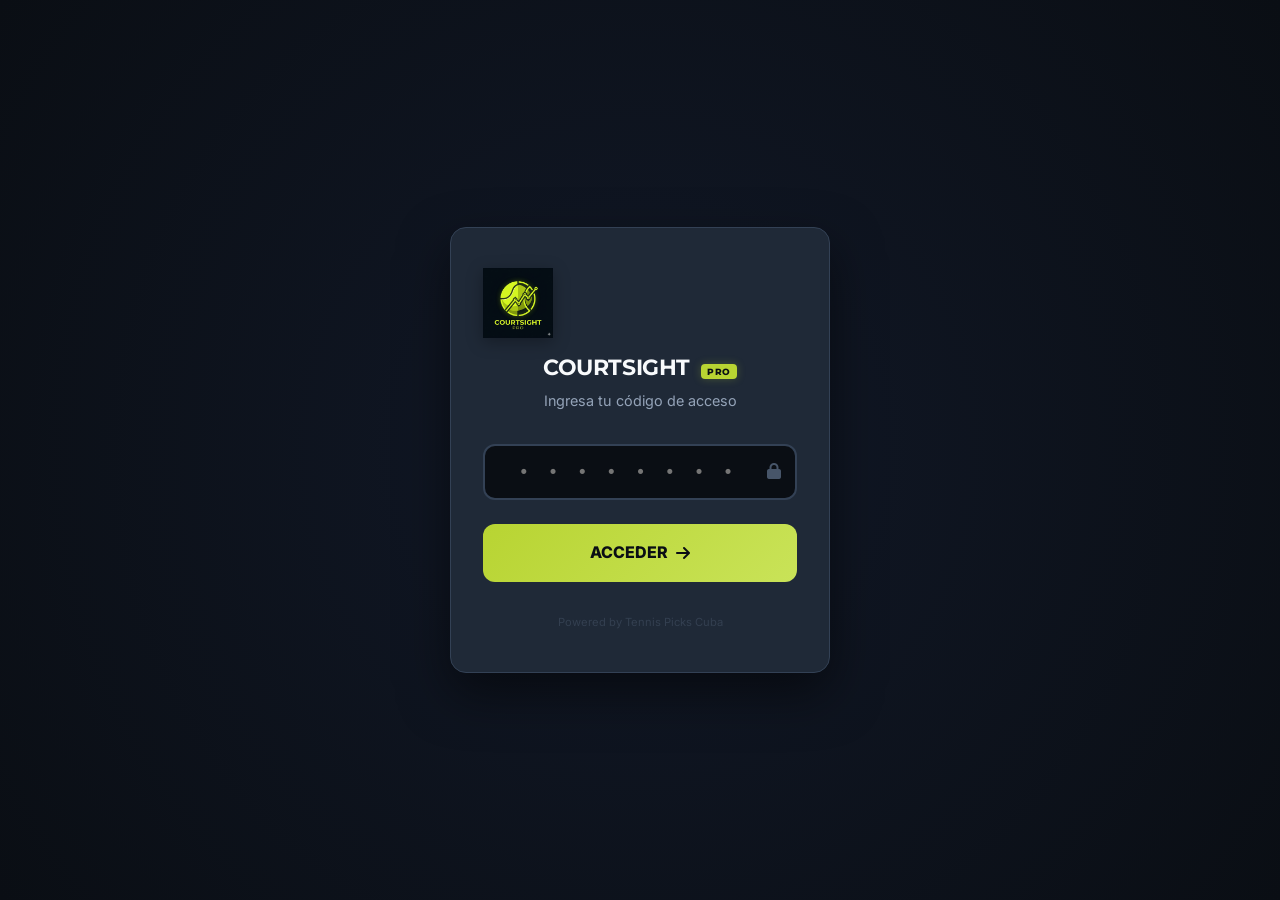
<file: index.html>
<!DOCTYPE html>
<html lang="es">
<head>
    <meta charset="UTF-8">
    <meta name="viewport" content="width=device-width, initial-scale=1.0, maximum-scale=1.0, user-scalable=no">
    <meta name="theme-color" content="#0a0e14">
    <meta name="description" content="CourtSight Tennis - Pronósticos ATP basados en sistema ELO, 100% offline">
    <title>CourtSight Tennis</title>
    
    <!-- Fuentes -->
    <link rel="preconnect" href="https://fonts.googleapis.com">
    <link rel="preconnect" href="https://fonts.gstatic.com" crossorigin>
    <link href="https://fonts.googleapis.com/css2?family=Inter:wght@400;500;600;700&family=JetBrains+Mono:wght@400;500;600&family=Montserrat:wght@700;800;900&display=swap" rel="stylesheet">
    
    <!-- Iconos Profesionales - FontAwesome -->
    <link rel="stylesheet" href="https://cdnjs.cloudflare.com/ajax/libs/font-awesome/6.5.1/css/all.min.css">
    
    <!-- Estilos -->
    <link rel="stylesheet" href="css/styles.css">
    
    <!-- PWA Manifest -->
    <link rel="manifest" href="manifest.json">
    <link rel="icon" type="image/png" href="pictures/logo.png">
    <link rel="apple-touch-icon" href="pictures/logo.png">
</head>
<body class="pro-circuit-dark">

    <!-- 🔒 LOGIN OVERLAY (Bloquea toda la app hasta validar token) -->
    <div id="login-overlay" class="login-overlay">
        <div class="login-card">
            <div class="login-logo">
                <img src="pictures/logo.png" alt="CourtSight Logo" width="70" height="70">
                <h1>COURTSIGHT <span class="logo-pro">PRO</span></h1>
                <p class="login-subtitle">Ingresa tu código de acceso</p>
            </div>
            
            <div class="input-group">
                <input type="password" id="token-input" class="login-input" placeholder="• • • • • • • •" autocomplete="off">
                <span class="input-icon"><i class="fas fa-lock"></i></span>
            </div>

            <button id="btn-access" class="btn-login">
                <span class="btn-text">ACCEDER</span>
                <i class="fas fa-arrow-right"></i>
            </button>

            <p id="login-error" class="login-error-msg hidden">
                <i class="fas fa-exclamation-triangle"></i> Código inválido
            </p>
            
            <div class="login-footer">
                <span>Powered by Tennis Picks Cuba</span>
            </div>
        </div>
    </div>

    <!-- 📱 CONTENIDO PRINCIPAL DE LA APP (Oculto hasta validar) -->
    <div id="app-root" class="hidden">
        
        <!-- Header -->
        <header class="header">
            <div class="header-content">
                <div class="logo">
                    <button class="menu-toggle" id="menu-toggle" aria-label="Abrir menú">
                        <span class="hamburger"></span>
                    </button>
                    <img src="pictures/logo.png" alt="CourtSight Logo" class="logo-img">
                    <h1>COURTSIGHT <span class="logo-pro">PRO</span></h1>
                </div>
                <div class="connection-status" id="connection-status">
                    <span class="status-dot"></span>
                    <span class="status-text">Offline</span>
                </div>
            </div>
        </header>

        <!-- Overlay para móvil -->
        <div class="sidebar-overlay" id="sidebar-overlay"></div>

        <!-- Layout Principal -->
        <div class="app-layout">
            <!-- SIDEBAR -->
            <aside id="sidebar" class="sidebar">
                <nav class="sidebar-menu">
                    <!-- Interno (SPA) -->
                    <a href="#" class="sidebar-item active" data-section="inicio">
                        <span class="icon"><i class="fas fa-home"></i></span>
                        <span>Inicio</span>
                    </a>
                    
                    <!-- Externos (páginas separadas) - ORDEN SOLICITADO -->
                    <a href="pages/pronosticos.html" class="sidebar-item">
                        <span class="icon"><i class="fas fa-binoculars"></i></span>
                        <span>Pronósticos</span>
                    </a>

                    <a href="pages/simulador.html" class="sidebar-item">
                        <span class="icon"><i class="fas fa-table-tennis"></i></span>
                        <span>Simulador</span>
                    </a>
                    
                    <a href="pages/ranking-elo.html" class="sidebar-item">
                        <span class="icon"><i class="fas fa-chart-line"></i></span>
                        <span>Ranking ELO</span>
                    </a>
                    
                    <a href="pages/ranking-atp.html" class="sidebar-item">
                        <span class="icon"><i class="fas fa-trophy"></i></span>
                        <span>Ranking ATP</span>
                    </a>
                    
                    <a href="pages/biblioteca.html" class="sidebar-item">
                        <span class="icon"><i class="fas fa-book"></i></span>
                        <span>Biblioteca</span>
                    </a>
                    
                    <a href="pages/estadisticas.html" class="sidebar-item">
                        <span class="icon"><i class="fas fa-chart-pie"></i></span>
                        <span>Estadísticas generales</span>
                    </a>

                    <a href="pages/soporte.html" class="sidebar-item">
                        <span class="icon"><i class="fas fa-headset"></i></span>
                        <span>Soporte</span>
                    </a>
                </nav>
                
                <!-- Footer del Sidebar: Estado de sesión -->
                <div class="sidebar-footer">
                    <div class="user-status">
                        <span class="status-indicator online"></span>
                        <span class="status-label">Sesión activa</span>
                    </div>
                </div>
            </aside>

            <!-- Contenido Principal -->
            <main class="main-content">
                <!-- Sección: INICIO -->
                <section id="inicio" class="content-section active">
                    
                    <!-- Welcome Card -->
                    <div class="welcome-card hero-welcome">
                        <div class="welcome-badge"><i class="fas fa-bolt"></i> 100% Offline • Sin límites</div>
                        
                        <h2 class="welcome-title">Bienvenido a <span class="highlight">CourtSight</span></h2>
                        <h3 class="rg-tagline">Road to Roland Garros <span class="icon"><i class="fas fa-trophy"></i></span></h3>
                        
                        <p class="welcome-subtitle">El sistema de pronósticos ATP basado en ELO que funciona <strong>sin conexión</strong>, pensado para jugadores, analistas y soñadores que no dependen de la nube para ganar.</p>
                        
                        <div class="welcome-features">
                            <div class="wf-item">
                                <span class="wf-icon"><i class="fas fa-binoculars"></i></span>
                                <span>Pronósticos ELO en tiempo real</span>
                            </div>
                            <div class="wf-item">
                                <span class="wf-icon"><i class="fas fa-folder"></i></span>
                                <span>Soporte desde Telegram</span>
                            </div>
                            <div class="wf-item">
                                <span class="wf-icon"><i class="fas fa-battery-full"></i></span>
                                <span>Funciona sin internet</span>
                            </div>
                        </div>
                        
                        <a href="pages/pronosticos.html" class="btn-cta">Ver Pronósticos →</a>
                        
                        <!-- Sugerencia Biblioteca -->
                        <div class="library-suggestion">
                            <div class="library-icon"><i class="fas fa-book-open"></i></div>
                            <div class="library-content">
                                <p class="library-title">¿Nuevo en el tenis analítico?</p>
                                <p class="library-subtitle">Domina los fundamentos con nuestra <strong>Biblioteca Educativa</strong> antes de simular tu primer partido.</p>
                            </div>
                            <a href="pages/biblioteca.html" class="library-link">
                                <span>Explorar guías <i class="fas fa-arrow-right"></i></span>
                            </a>
                        </div>
                    </div>

                    <!-- BANNER "QUIÉNES SOMOS" -->
                    <div class="about-banner" id="about-banner">
                        <div class="about-banner-header" id="about-banner-toggle">
                            <div class="about-banner-title">
                                <span class="icon"><i class="fas fa-users"></i></span>
                                <span>Conoce al equipo detrás de CourtSight</span>
                            </div>
                            <button class="about-banner-arrow" id="about-banner-arrow" aria-label="Expandir"><i class="fas fa-chevron-down"></i></button>
                        </div>
                        
                        <div class="about-banner-content" id="about-banner-content">
                            <div class="about-banner-grid">
                                <!-- Columna 1: Origen -->
                                <div class="about-banner-card cuban-bg">
                                    <div class="cuban-flag-overlay"></div>
                                    <h4><i class="fas fa-flag"></i> Hecho en La Habana y Santiago de Cuba</h4>
                                    <p>Somos un colectivo de <strong>analistas y desarrolladores</strong> cubanos. Creemos que las limitaciones son el motor de la innovación.</p>
                                </div>
                                
                                <!-- 🔹 Columna 2: PUBLICIDAD DESARROLLO -->
                                <div class="about-banner-card">
                                    <h4><i class="fas fa-laptop-code"></i> ¿Quieres tu propia herramienta?</h4>
                                    <p>Si eres tenista, tipster o creador de contenido y necesitas <strong>tu propia plataforma de análisis y pronósticos</strong>, nosotros la construimos para ti.</p>
                                    <ul>
                                        <li>Desarrollo a medida: dashboards, ELO, simuladores</li>
                                        <li>Código profesional, optimizado y offline-first</li>
                                        <li>Diseño premium listo para escalar y monetizar</li>
                                        <li>Soporte técnico y acompañamiento completo</li>
                                    </ul>
                                    <a href="https://t.me/CourtSight" class="btn-cta" target="_blank" style="margin-top: 1rem; display: inline-flex; align-items: center; gap: 0.5rem; padding: 0.6rem 1.2rem; font-size: 0.9rem;">
                                        <i class="fas fa-paper-plane"></i> Hablemos de tu proyecto
                                    </a>
                                </div>
                                
                                <!-- Columna 3: Misión -->
                                <div class="about-banner-card full-width">
                                    <h4><i class="fas fa-bullseye"></i> Nuestra Misión</h4>
                                    <p>Democratizar el análisis deportivo con herramientas accesibles y soberanas, para cualquier persona en cualquier lugar del mundo.</p>
                                    <div class="mission-tags">
                                        <span class="tag"><i class="fas fa-lock-open"></i> Código especializado</span>
                                        <span class="tag"><i class="fas fa-globe"></i> Enfoque diferente</span>
                                        <span class="tag"><i class="fas fa-handshake"></i> Apoyando a la comunidad</span>
                                    </div>
                                </div>
                            </div>
                        </div>
                    </div>

                    <!-- QUÉ HACE LA APLICACIÓN -->
                    <div class="features-section">
                        <h3 class="features-title"><i class="fas fa-rocket"></i> ¿Qué hace CourtSight?</h3>
                        <div class="features-list">
                            <div class="feature-item">
                                <span class="feature-icon"><i class="fas fa-binoculars"></i></span>
                                <div class="feature-content">
                                    <h4>Pronósticos ATP</h4>
                                    <p>Genera predicciones basadas en el sistema ELO, superficie, forma reciente y H2H.</p>
                                </div>
                            </div>
                            <div class="feature-item">
                                <span class="feature-icon"><i class="fas fa-chart-bar"></i></span>
                                <div class="feature-content">
                                    <h4>Ranking ELO Dinámico</h4>
                                    <p>Sistema de puntuación que valora no solo la victoria, sino también la calidad del rival.</p>
                                </div>
                            </div>
                            <div class="feature-item">
                                <span class="feature-icon"><i class="fas fa-trophy"></i></span>
                                <div class="feature-content">
                                    <h4>Comparativa ATP</h4>
                                    <p>Contrasta el ranking ELO con el ranking ATP oficial.</p>
                                </div>
                            </div>
                            <div class="feature-item">
                                <span class="feature-icon"><i class="fas fa-folder-open"></i></span>
                                <div class="feature-content">
                                    <h4>Importación de Datos</h4>
                                    <p>Carga jugadores y estadísticas desde archivos o Telegram.</p>
                                </div>
                            </div>
                            <div class="feature-item">
                                <span class="feature-icon"><i class="fas fa-book"></i></span>
                                <div class="feature-content">
                                    <h4>Biblioteca</h4>
                                    <p>Conviértete en un apostador profesional con nuestras guías.</p>
                                </div>
                            </div>
                        </div>
                        
                        <div class="features-cta">
                            <button class="btn-use-now" id="btn-use-now">
                                <span class="btn-icon"><i class="fas fa-bolt"></i></span>
                                <span>Úsalo Ya</span>
                            </button>
                            <p class="features-cta-text">Explora todas las funciones desde el menú</p>
                        </div>
                    </div>

                    <!-- Footer Info -->
                    <div class="info-bar">
                        <p class="info-text">Contáctanos en Telegram</p>
                        <a href="https://t.me/CourtSight" class="telegram-contact" target="_blank" rel="noopener noreferrer">
                            <span class="telegram-icon"><i class="fab fa-telegram-plane"></i></span>
                            <span>Únete al canal</span>
                        </a>
                        <p class="version-text">CourtSight Tennis v1.0.0</p>
                    </div>
                </section>

                <!-- Sección: PRONÓSTICOS -->
                <section id="pronosticos" class="content-section">
                    <h2 class="section-title"><i class="fas fa-binoculars"></i> Pronósticos ATP</h2>
                    <div class="card">
                        <p class="text-muted">Próximamente: Selecciona un partido y recibe el pronóstico basado en ELO.</p>
                    </div>
                </section>

                <!-- Sección: SIMULADOR -->
                <section id="simulador" class="content-section">
                    <h2 class="section-title"><i class="fas fa-table-tennis"></i> Simulador de Partidos</h2>
                    <div class="card">
                        <p class="text-muted">Próximamente: Simula 10,000 partidos y analiza probabilidades ELO.</p>
                    </div>
                </section>

                <!-- Sección: RANKING ELO -->
                <section id="ranking-elo" class="content-section">
                    <h2 class="section-title"><i class="fas fa-chart-line"></i> Ranking ELO</h2>
                    <div class="card">
                        <p class="text-muted">Próximamente: Lista completa de jugadores ordenados por ranking ELO.</p>
                    </div>
                </section>

                <!-- Sección: RANKING ATP -->
                <section id="ranking-atp" class="content-section">
                    <h2 class="section-title"><i class="fas fa-trophy"></i> Ranking ATP</h2>
                    <div class="card">
                        <p class="text-muted">Próximamente: Comparativa entre ranking ELO y ranking ATP oficial.</p>
                    </div>
                </section>

                <!-- Sección: BIBLIOTECA -->
                <section id="biblioteca" class="content-section">
                    <h2 class="section-title"><i class="fas fa-book"></i> Biblioteca</h2>
                    <div class="card">
                        <p class="text-muted">Próximamente: Guías educativas y fundamentos del análisis deportivo.</p>
                    </div>
                </section>

                <!-- Sección: ESTADÍSTICAS GENERALES -->
                <section id="estadisticas" class="content-section">
                    <h2 class="section-title"><i class="fas fa-chart-pie"></i> Estadísticas generales</h2>
                    <div class="card">
                        <p class="text-muted">Próximamente: Métricas agregadas de rendimiento, precisión de pronósticos y tendencias.</p>
                    </div>
                </section>

                <!-- Sección: SOPORTE -->
                <section id="soporte" class="content-section">
                    <h2 class="section-title"><i class="fas fa-headset"></i> Soporte</h2>
                    <div class="card">
                        <p class="text-muted">¿Necesitas ayuda? Contáctanos vía Telegram o revisa nuestras guías.</p>
                        <a href="https://t.me/CourtSight" class="btn-cta" target="_blank" style="margin-top: 1rem; display: inline-flex; gap: 0.5rem;">
                            <i class="fab fa-telegram-plane"></i> Contactar Soporte
                        </a>
                    </div>
                </section>

                <!-- Sección: ACTUALIZACIONES -->
                <section id="actualizaciones" class="content-section">
                    <h2 class="section-title"><i class="fas fa-sync-alt"></i> Actualizaciones</h2>
                    <div class="card">
                        <p class="text-muted">Próximamente: Novedades, changelog y estado de los datos.</p>
                    </div>
                </section>
            </main>
        </div>
    </div>

    <!-- Scripts -->
    <script src="js/app.js"></script>
    <script src="js/auth-guard.js"></script>
    <!-- 🔄 REGISTRAR SERVICE WORKER -->
    <script>
      if ('serviceWorker' in navigator) {
        window.addEventListener('load', () => {
          navigator.serviceWorker.register('/sw.js')
            .then((registration) => {
              console.log('✅ SW registrado:', registration.scope);
              
              // Escuchar actualizaciones
              registration.addEventListener('updatefound', () => {
                const newWorker = registration.installing;
                newWorker.addEventListener('statechange', () => {
                  if (newWorker.state === 'installed' && navigator.serviceWorker.controller) {
                    // Hay nueva versión disponible
                    if (confirm('🔄 Nueva versión disponible. ¿Recargar para actualizar?')) {
                      newWorker.postMessage('SKIP_WAITING');
                      window.location.reload();
                    }
                  }
                });
              });
            })
            .catch((error) => console.error('❌ Error registrando SW:', error));
        });
      }
    </script>
</body>
</html>
</file>
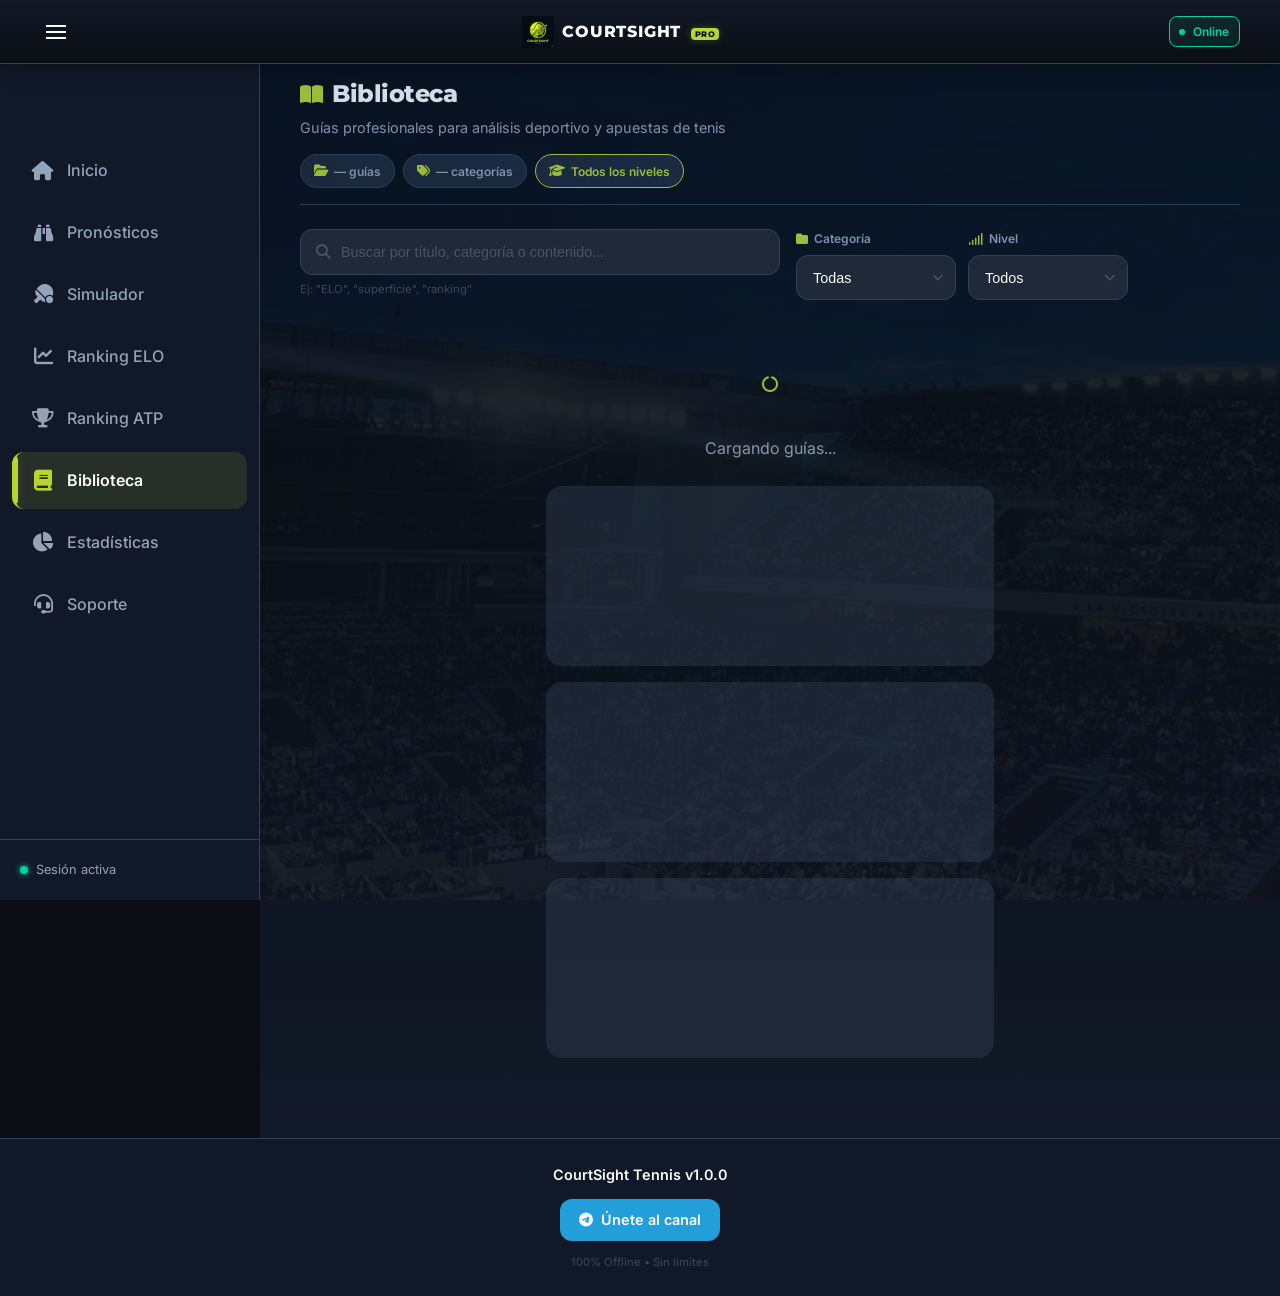
<file: pages/biblioteca.html>
<!DOCTYPE html>
<html lang="es">
<head>
    <meta charset="UTF-8">
    <meta name="viewport" content="width=device-width, initial-scale=1.0, maximum-scale=1.0, user-scalable=no">
    <title>Biblioteca • CourtSight Tennis</title>
    <meta name="description" content="Guías profesionales para análisis deportivo y apuestas de tenis">
    <meta name="theme-color" content="#0a0e14">
    
    <!-- Favicon -->
    <link rel="icon" type="image/png" href="../pictures/logo.png">
    
    <!-- Fuentes -->
    <link rel="preconnect" href="https://fonts.googleapis.com">
    <link rel="preconnect" href="https://fonts.gstatic.com" crossorigin>
    <link href="https://fonts.googleapis.com/css2?family=Inter:wght@400;500;600;700&family=JetBrains+Mono:wght@400;500;600&family=Montserrat:wght@700;800;900&display=swap" rel="stylesheet">
    
    <!-- Iconos -->
    <link rel="stylesheet" href="https://cdnjs.cloudflare.com/ajax/libs/font-awesome/6.5.1/css/all.min.css">
    
    <!-- Estilos -->
    <link rel="stylesheet" href="../css/styles.css">
    <link rel="stylesheet" href="../css/biblioteca.css">
    
    <!-- PWA -->
    <link rel="manifest" href="../manifest.json">
</head>
<body class="pro-circuit-dark page-biblioteca">
    
    <!-- HEADER -->
    <header class="header header-biblioteca">
        <div class="header-content">
            <button id="menu-toggle" class="menu-toggle" aria-label="Abrir menú" aria-expanded="false">
                <span class="hamburger" aria-hidden="true"></span>
            </button>
            <a href="../index.html" class="logo-link" aria-label="Ir al inicio">
                <img src="../pictures/logo.png" alt="CourtSight" class="logo-img" width="36" height="36" loading="lazy">
                <h1 class="logo-text">COURTSIGHT <span class="logo-pro">PRO</span></h1>
            </a>
            <div id="connection-status" class="connection-status" role="status" aria-live="polite">
                <span class="status-dot" aria-hidden="true"></span>
                <span class="status-text">Offline</span>
            </div>
        </div>
    </header>
    
    <!-- Overlay móvil -->
    <div id="sidebar-overlay" class="sidebar-overlay" aria-hidden="true"></div>
    
    <!-- LAYOUT PRINCIPAL -->
    <div class="app-layout">
        
        <!-- SIDEBAR -->
        <aside id="sidebar" class="sidebar" aria-label="Navegación principal">
            <nav class="sidebar-menu" role="navigation">
                <a href="../index.html" class="sidebar-item">
                    <span class="icon" aria-hidden="true"><i class="fas fa-home"></i></span>
                    <span>Inicio</span>
                </a>
                <a href="pronosticos.html" class="sidebar-item">
                    <span class="icon" aria-hidden="true"><i class="fas fa-binoculars"></i></span>
                    <span>Pronósticos</span>
                </a>
                <a href="simulador.html" class="sidebar-item">
                    <span class="icon" aria-hidden="true"><i class="fas fa-table-tennis"></i></span>
                    <span>Simulador</span>
                </a>
                <a href="ranking-elo.html" class="sidebar-item">
                    <span class="icon" aria-hidden="true"><i class="fas fa-chart-line"></i></span>
                    <span>Ranking ELO</span>
                </a>
                <a href="ranking-atp.html" class="sidebar-item">
                    <span class="icon" aria-hidden="true"><i class="fas fa-trophy"></i></span>
                    <span>Ranking ATP</span>
                </a>
                <a href="biblioteca.html" class="sidebar-item active" aria-current="page">
                    <span class="icon" aria-hidden="true"><i class="fas fa-book"></i></span>
                    <span>Biblioteca</span>
                </a>
                <a href="estadisticas.html" class="sidebar-item">
                    <span class="icon" aria-hidden="true"><i class="fas fa-chart-pie"></i></span>
                    <span>Estadísticas</span>
                </a>
                <a href="soporte.html" class="sidebar-item">
                    <span class="icon" aria-hidden="true"><i class="fas fa-headset"></i></span>
                    <span>Soporte</span>
                </a>
            </nav>
            <div class="sidebar-footer">
                <div class="user-status">
                    <span class="status-indicator online" aria-hidden="true"></span>
                    <span class="status-label">Sesión activa</span>
                </div>
            </div>
        </aside>
        
        <!-- CONTENIDO PRINCIPAL -->
        <main class="main-content main-biblioteca" role="main">
            
            <!-- HEADER DE SECCIÓN -->
            <section class="section-header">
                <div class="section-title-wrapper">
                    <h2 class="section-title">
                        <i class="fas fa-book-open" aria-hidden="true"></i>
                        <span class="title-text">Biblioteca</span>
                    </h2>
                    <p class="section-subtitle">Guías profesionales para análisis deportivo y apuestas de tenis</p>
                </div>
                
                <!-- Badges informativos -->
                <div class="info-badges" role="list" aria-label="Estadísticas de la biblioteca">
                    <div class="badge" role="listitem">
                        <i class="fas fa-folder-open" aria-hidden="true"></i>
                        <span id="total-guides">— guías</span>
                    </div>
                    <div class="badge" role="listitem">
                        <i class="fas fa-tags" aria-hidden="true"></i>
                        <span id="total-categories">— categorías</span>
                    </div>
                    <div class="badge badge-pro" role="listitem">
                        <i class="fas fa-graduation-cap" aria-hidden="true"></i>
                        <span>Todos los niveles</span>
                    </div>
                </div>
            </section>

            <!-- FILTROS Y BÚSQUEDA -->
            <div class="filters-bar">
                <!-- Buscador -->
                <div class="search-wrapper">
                    <label for="search-input" class="visually-hidden">Buscar guía</label>
                    <div class="search-input-group">
                        <i class="fas fa-search search-icon" aria-hidden="true"></i>
                        <input type="text" id="search-input" class="search-input" 
                               placeholder="Buscar por título, categoría o contenido..." 
                               autocomplete="off"
                               aria-describedby="search-hint">
                        <button id="search-clear" class="search-clear hidden" aria-label="Limpiar búsqueda">
                            <i class="fas fa-times" aria-hidden="true"></i>
                        </button>
                    </div>
                    <span id="search-hint" class="search-hint">Ej: "ELO", "superficie", "ranking"</span>
                </div>
                
                <!-- Filtros -->
                <div class="filters-group">
                    <div class="filter-item">
                        <label for="category-filter" class="filter-label">
                            <i class="fas fa-folder" aria-hidden="true"></i> Categoría
                        </label>
                        <div class="select-wrapper">
                            <select id="category-filter" class="filter-select" aria-label="Filtrar por categoría">
                                <option value="all">Todas</option>
                            </select>
                            <i class="fas fa-chevron-down select-arrow" aria-hidden="true"></i>
                        </div>
                    </div>
                    
                    <div class="filter-item">
                        <label for="difficulty-filter" class="filter-label">
                            <i class="fas fa-signal" aria-hidden="true"></i> Nivel
                        </label>
                        <div class="select-wrapper">
                            <select id="difficulty-filter" class="filter-select" aria-label="Filtrar por dificultad">
                                <option value="all">Todos</option>
                                <option value="beginner">🟢 Principiante</option>
                                <option value="intermediate">🟡 Intermedio</option>
                                <option value="advanced">🟠 Avanzado</option>
                                <option value="expert">🔴 Experto</option>
                            </select>
                            <i class="fas fa-chevron-down select-arrow" aria-hidden="true"></i>
                        </div>
                    </div>
                </div>
            </div>
            
            <!-- ESTADO: CARGANDO -->
            <div id="loading-state" class="state-container state-loading" aria-live="polite">
                <div class="loading-spinner" aria-hidden="true">
                    <i class="fas fa-circle-notch fa-spin"></i>
                </div>
                <p class="loading-text">Cargando guías...</p>
                <div class="loading-skeleton" aria-hidden="true">
                    <div class="skeleton-card"></div>
                    <div class="skeleton-card"></div>
                    <div class="skeleton-card"></div>
                </div>
            </div>

            <!-- ESTADO: VACÍO -->
            <div id="empty-state" class="state-container state-empty hidden" role="alert">
                <div class="empty-icon" aria-hidden="true">
                    <i class="fas fa-inbox"></i>
                </div>
                <h3 class="empty-title">Sin resultados</h3>
                <p class="empty-desc" id="empty-message">No se encontraron guías con los filtros seleccionados</p>
                <button id="empty-reset" class="btn-ghost">
                    <i class="fas fa-rotate-left"></i> Restablecer filtros
                </button>
            </div>
            
            <!-- GRID DE GUÍAS -->
            <div id="guides-container" class="guides-container hidden" aria-live="polite">
                <div id="guides-grid" class="guides-grid" role="list"></div>
                <div id="load-more-trigger" class="scroll-trigger" aria-hidden="true"></div>
            </div>
            
        </main>
    </div>
    
    <!-- ============================================
    MODAL: LECTURA DE GUÍA
    ============================================ -->
    <div id="guide-modal" class="modal modal-biblioteca hidden" role="dialog" aria-modal="true" aria-labelledby="modal-title">
        <div class="modal-backdrop" tabindex="-1"></div>
        <div class="modal-content modal-content-biblioteca">
            <button class="modal-close-btn" id="modal-close" aria-label="Cerrar guía">
                <i class="fas fa-times" aria-hidden="true"></i>
            </button>
            
            <!-- Header del modal -->
            <header class="modal-header">
                <div class="modal-badges">
                    <span id="modal-category" class="modal-badge modal-category"></span>
                    <span id="modal-difficulty" class="modal-badge modal-difficulty"></span>
                </div>
                <h2 id="modal-title" class="modal-title"></h2>
                <div class="modal-meta" id="modal-meta">
                    <!-- Se llena dinámicamente -->
                </div>
            </header>
            
            <!-- Contenido de la guía -->
            <article id="modal-body" class="modal-body guide-content">
                <!-- Contenido formateado -->
            </article>
            
            <!-- Footer del modal -->
            <footer class="modal-footer">
                <div class="modal-actions">
                    <button class="btn btn-secondary" id="modal-back">
                        <i class="fas fa-arrow-left"></i> Volver
                    </button>
                    <span class="modal-note">
                        <i class="fas fa-lightbulb" aria-hidden="true"></i>
                        Contenido educativo • No constituye asesoramiento financiero
                    </span>
                </div>
            </footer>
        </div>
    </div>
    
    <!-- FOOTER -->
    <footer class="info-bar footer-biblioteca">
        <p class="info-text">CourtSight Tennis <span class="version-badge">v1.0.0</span></p>
        <a href="https://t.me/CourtSight" class="telegram-contact" target="_blank" rel="noopener noreferrer">
            <span class="telegram-icon"><i class="fab fa-telegram-plane" aria-hidden="true"></i></span>
            <span>Únete al canal</span>
        </a>
        <p class="version-text">100% Offline • Sin límites</p>
    </footer>
    
    <!-- Scripts -->
    <script src="../js/app.js"></script>
    <script src="../js/biblioteca.js"></script>
</body>
</html>
</file>
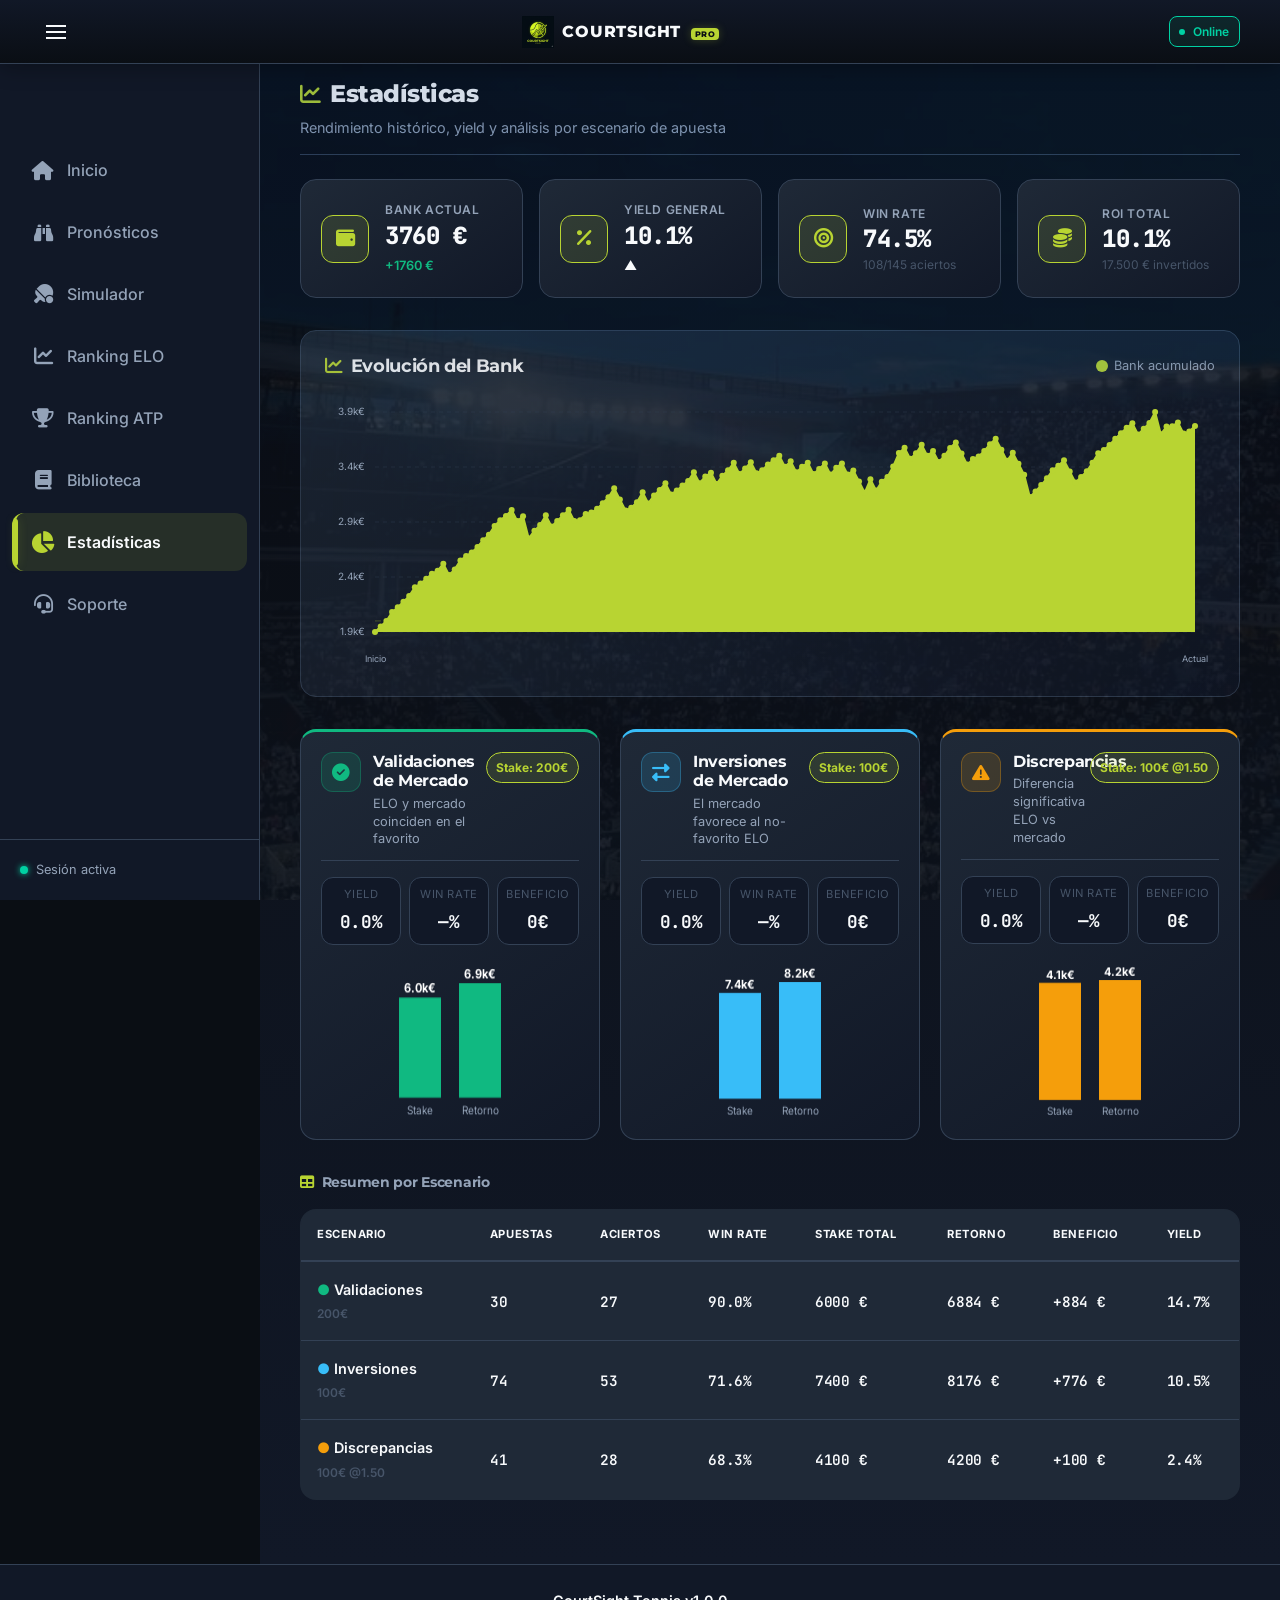
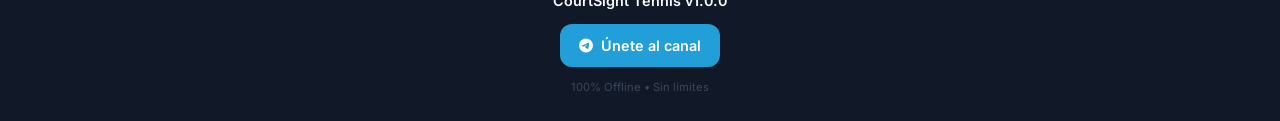
<file: pages/estadisticas.html>
<!DOCTYPE html>
<html lang="es">
<head>
    <meta charset="UTF-8">
    <meta name="viewport" content="width=device-width, initial-scale=1.0, maximum-scale=1.0, user-scalable=no">
    <title>Estadísticas • CourtSight Tennis</title>
    <meta name="description" content="Rendimiento histórico, yield y análisis de escenarios de apuesta">
    <meta name="theme-color" content="#0a0e14">
    
    <!-- Favicon -->
    <link rel="icon" type="image/png" href="../pictures/logo.png">
    
    <!-- Fuentes -->
    <link rel="preconnect" href="https://fonts.googleapis.com">
    <link rel="preconnect" href="https://fonts.gstatic.com" crossorigin>
    <link href="https://fonts.googleapis.com/css2?family=Inter:wght@400;500;600;700&family=JetBrains+Mono:wght@400;500;600&family=Montserrat:wght@700;800;900&display=swap" rel="stylesheet">
    
    <!-- Iconos -->
    <link rel="stylesheet" href="https://cdnjs.cloudflare.com/ajax/libs/font-awesome/6.5.1/css/all.min.css">
    
    <!-- Estilos -->
    <link rel="stylesheet" href="../css/styles.css">
    <link rel="stylesheet" href="../css/estadisticas.css">
    
    <!-- PWA -->
    <link rel="manifest" href="../manifest.json">
</head>
<body class="pro-circuit-dark page-estadisticas">
    
    <!-- HEADER -->
    <header class="header header-estadisticas">
        <div class="header-content">
            <button id="menu-toggle" class="menu-toggle" aria-label="Abrir menú" aria-expanded="false">
                <span class="hamburger" aria-hidden="true"></span>
            </button>
            <a href="../index.html" class="logo-link" aria-label="Ir al inicio">
                <img src="../pictures/logo.png" alt="CourtSight" class="logo-img" width="36" height="36" loading="lazy">
                <h1 class="logo-text">COURTSIGHT <span class="logo-pro">PRO</span></h1>
            </a>
            <div id="connection-status" class="connection-status" role="status" aria-live="polite">
                <span class="status-dot" aria-hidden="true"></span>
                <span class="status-text">Offline</span>
            </div>
        </div>
    </header>
    
    <!-- Overlay móvil -->
    <div id="sidebar-overlay" class="sidebar-overlay" aria-hidden="true"></div>
    
    <!-- LAYOUT PRINCIPAL -->
    <div class="app-layout">
        
        <!-- SIDEBAR -->
        <aside id="sidebar" class="sidebar" aria-label="Navegación principal">
            <nav class="sidebar-menu" role="navigation">
                <a href="../index.html" class="sidebar-item">
                    <span class="icon" aria-hidden="true"><i class="fas fa-home"></i></span>
                    <span>Inicio</span>
                </a>
                <a href="pronosticos.html" class="sidebar-item">
                    <span class="icon" aria-hidden="true"><i class="fas fa-binoculars"></i></span>
                    <span>Pronósticos</span>
                </a>
                <a href="simulador.html" class="sidebar-item">
                    <span class="icon" aria-hidden="true"><i class="fas fa-table-tennis"></i></span>
                    <span>Simulador</span>
                </a>
                <a href="ranking-elo.html" class="sidebar-item">
                    <span class="icon" aria-hidden="true"><i class="fas fa-chart-line"></i></span>
                    <span>Ranking ELO</span>
                </a>
                <a href="ranking-atp.html" class="sidebar-item">
                    <span class="icon" aria-hidden="true"><i class="fas fa-trophy"></i></span>
                    <span>Ranking ATP</span>
                </a>
                <a href="biblioteca.html" class="sidebar-item">
                    <span class="icon" aria-hidden="true"><i class="fas fa-book"></i></span>
                    <span>Biblioteca</span>
                </a>
                <a href="estadisticas.html" class="sidebar-item active" aria-current="page">
                    <span class="icon" aria-hidden="true"><i class="fas fa-chart-pie"></i></span>
                    <span>Estadísticas</span>
                </a>
                <a href="soporte.html" class="sidebar-item">
                    <span class="icon" aria-hidden="true"><i class="fas fa-headset"></i></span>
                    <span>Soporte</span>
                </a>
            </nav>
            <div class="sidebar-footer">
                <div class="user-status">
                    <span class="status-indicator online" aria-hidden="true"></span>
                    <span class="status-label">Sesión activa</span>
                </div>
            </div>
        </aside>
        
        <!-- CONTENIDO PRINCIPAL -->
        <main class="main-content main-estadisticas" role="main">
            
            <!-- HEADER DE SECCIÓN -->
            <section class="section-header">
                <div class="section-title-wrapper">
                    <h2 class="section-title">
                        <i class="fas fa-chart-line" aria-hidden="true"></i>
                        <span class="title-text">Estadísticas</span>
                    </h2>
                    <p class="section-subtitle">Rendimiento histórico, yield y análisis por escenario de apuesta</p>
                </div>
            </section>

            <!-- 🔹 KPIs PRINCIPALES -->
            <div class="kpi-grid" role="list" aria-label="Indicadores clave de rendimiento">
                <div class="kpi-card kpi-bank" role="listitem">
                    <div class="kpi-icon"><i class="fas fa-wallet"></i></div>
                    <div class="kpi-content">
                        <span class="kpi-label">Bank Actual</span>
                        <strong class="kpi-value mono" id="kpi-bank">2.000€</strong>
                        <span class="kpi-delta positive" id="kpi-bank-delta">+0€</span>
                    </div>
                </div>
                
                <div class="kpi-card kpi-yield" role="listitem">
                    <div class="kpi-icon"><i class="fas fa-percent"></i></div>
                    <div class="kpi-content">
                        <span class="kpi-label">Yield General</span>
                        <strong class="kpi-value mono" id="kpi-yield">0.0%</strong>
                        <span class="kpi-delta" id="kpi-yield-delta">—</span>
                    </div>
                </div>
                
                <div class="kpi-card kpi-winrate" role="listitem">
                    <div class="kpi-icon"><i class="fas fa-bullseye"></i></div>
                    <div class="kpi-content">
                        <span class="kpi-label">Win Rate</span>
                        <strong class="kpi-value mono" id="kpi-winrate">—%</strong>
                        <span class="kpi-sub" id="kpi-winrate-detail">0/0 aciertos</span>
                    </div>
                </div>
                
                <div class="kpi-card kpi-roi" role="listitem">
                    <div class="kpi-icon"><i class="fas fa-coins"></i></div>
                    <div class="kpi-content">
                        <span class="kpi-label">ROI Total</span>
                        <strong class="kpi-value mono" id="kpi-roi">0.0%</strong>
                        <span class="kpi-sub" id="kpi-roi-detail">0€ invertidos</span>
                    </div>
                </div>
            </div>

            <!-- 🔹 GRÁFICO PRINCIPAL: EVOLUCIÓN DE BANK -->
            <section class="chart-section">
                <div class="chart-header">
                    <h3 class="chart-title"><i class="fas fa-line-chart"></i> Evolución del Bank</h3>
                    <div class="chart-legend">
                        <span class="legend-item"><span class="legend-dot bank-dot"></span> Bank acumulado</span>
                    </div>
                </div>
                <div class="chart-container">
                    <canvas id="bank-evolution-chart" aria-label="Gráfico de evolución del bank"></canvas>
                    <div id="chart-empty" class="chart-empty hidden">
                        <i class="fas fa-chart-area"></i>
                        <p>Sin datos históricos disponibles</p>
                    </div>
                </div>
            </section>

            <!-- 🔹 GRÁFICOS POR ESCENARIO -->
            <section class="scenarios-grid">
                
                <!-- Validaciones de Mercado -->
                <div class="scenario-card scenario-validacion">
                    <div class="scenario-header">
                        <div class="scenario-icon"><i class="fas fa-check-circle"></i></div>
                        <div class="scenario-info">
                            <h4 class="scenario-title">Validaciones de Mercado</h4>
                            <p class="scenario-desc">ELO y mercado coinciden en el favorito</p>
                        </div>
                        <span class="scenario-stake">Stake: 200€</span>
                    </div>
                    
                    <div class="scenario-stats">
                        <div class="stat-item">
                            <span class="stat-label">Yield</span>
                            <strong class="stat-value mono" id="val-yield">0.0%</strong>
                        </div>
                        <div class="stat-item">
                            <span class="stat-label">Win Rate</span>
                            <strong class="stat-value mono" id="val-winrate">—%</strong>
                        </div>
                        <div class="stat-item">
                            <span class="stat-label">Beneficio</span>
                            <strong class="stat-value mono" id="val-profit">0€</strong>
                        </div>
                    </div>
                    
                    <div class="scenario-chart">
                        <canvas id="chart-validaciones" aria-label="Gráfico de validaciones"></canvas>
                    </div>
                </div>

                <!-- Inversiones de Mercado -->
                <div class="scenario-card scenario-inversion">
                    <div class="scenario-header">
                        <div class="scenario-icon"><i class="fas fa-exchange-alt"></i></div>
                        <div class="scenario-info">
                            <h4 class="scenario-title">Inversiones de Mercado</h4>
                            <p class="scenario-desc">El mercado favorece al no-favorito ELO</p>
                        </div>
                        <span class="scenario-stake">Stake: 100€</span>
                    </div>
                    
                    <div class="scenario-stats">
                        <div class="stat-item">
                            <span class="stat-label">Yield</span>
                            <strong class="stat-value mono" id="inv-yield">0.0%</strong>
                        </div>
                        <div class="stat-item">
                            <span class="stat-label">Win Rate</span>
                            <strong class="stat-value mono" id="inv-winrate">—%</strong>
                        </div>
                        <div class="stat-item">
                            <span class="stat-label">Beneficio</span>
                            <strong class="stat-value mono" id="inv-profit">0€</strong>
                        </div>
                    </div>
                    
                    <div class="scenario-chart">
                        <canvas id="chart-inversiones" aria-label="Gráfico de inversiones"></canvas>
                    </div>
                </div>

                <!-- Discrepancias -->
                <div class="scenario-card scenario-discrepancia">
                    <div class="scenario-header">
                        <div class="scenario-icon"><i class="fas fa-exclamation-triangle"></i></div>
                        <div class="scenario-info">
                            <h4 class="scenario-title">Discrepancias</h4>
                            <p class="scenario-desc">Diferencia significativa ELO vs mercado</p>
                        </div>
                        <span class="scenario-stake">Stake: 100€ @1.50</span>
                    </div>
                    
                    <div class="scenario-stats">
                        <div class="stat-item">
                            <span class="stat-label">Yield</span>
                            <strong class="stat-value mono" id="disc-yield">0.0%</strong>
                        </div>
                        <div class="stat-item">
                            <span class="stat-label">Win Rate</span>
                            <strong class="stat-value mono" id="disc-winrate">—%</strong>
                        </div>
                        <div class="stat-item">
                            <span class="stat-label">Beneficio</span>
                            <strong class="stat-value mono" id="disc-profit">0€</strong>
                        </div>
                    </div>
                    
                    <div class="scenario-chart">
                        <canvas id="chart-discrepancias" aria-label="Gráfico de discrepancias"></canvas>
                    </div>
                </div>

            </section>

            <!-- 🔹 TABLA RESUMEN -->
            <section class="summary-section">
                <h3 class="section-subtitle"><i class="fas fa-table"></i> Resumen por Escenario</h3>
                <div class="table-responsive">
                    <table class="summary-table" role="table" aria-label="Resumen de rendimiento por tipo de apuesta">
                        <thead>
                            <tr>
                                <th scope="col">Escenario</th>
                                <th scope="col">Apuestas</th>
                                <th scope="col">Aciertos</th>
                                <th scope="col">Win Rate</th>
                                <th scope="col">Stake Total</th>
                                <th scope="col">Retorno</th>
                                <th scope="col">Beneficio</th>
                                <th scope="col">Yield</th>
                            </tr>
                        </thead>
                        <tbody id="summary-body">
                            <!-- Se llena dinámicamente -->
                        </tbody>
                    </table>
                </div>
            </section>

            <!-- ESTADO: SIN DATOS -->
            <div id="no-data-state" class="state-container hidden" role="alert">
                <div class="state-icon"><i class="fas fa-inbox"></i></div>
                <h3>Sin datos históricos</h3>
                <p>Los resultados de tus pronósticos aparecerán aquí una vez que completes partidos con resultado conocido.</p>
                <a href="pronosticos.html" class="btn-cta">
                    <i class="fas fa-binoculars"></i> Ver Pronósticos
                </a>
            </div>
            
        </main>
    </div>
    
    <!-- FOOTER -->
    <footer class="info-bar footer-estadisticas">
        <p class="info-text">CourtSight Tennis <span class="version-badge">v1.0.0</span></p>
        <a href="https://t.me/CourtSight" class="telegram-contact" target="_blank" rel="noopener noreferrer">
            <span class="telegram-icon"><i class="fab fa-telegram-plane" aria-hidden="true"></i></span>
            <span>Únete al canal</span>
        </a>
        <p class="version-text">100% Offline • Sin límites</p>
    </footer>
    
    <!-- Scripts -->
    <script src="../js/app.js"></script>
    <script src="../js/estadisticas.js"></script>
</body>
</html>
</file>
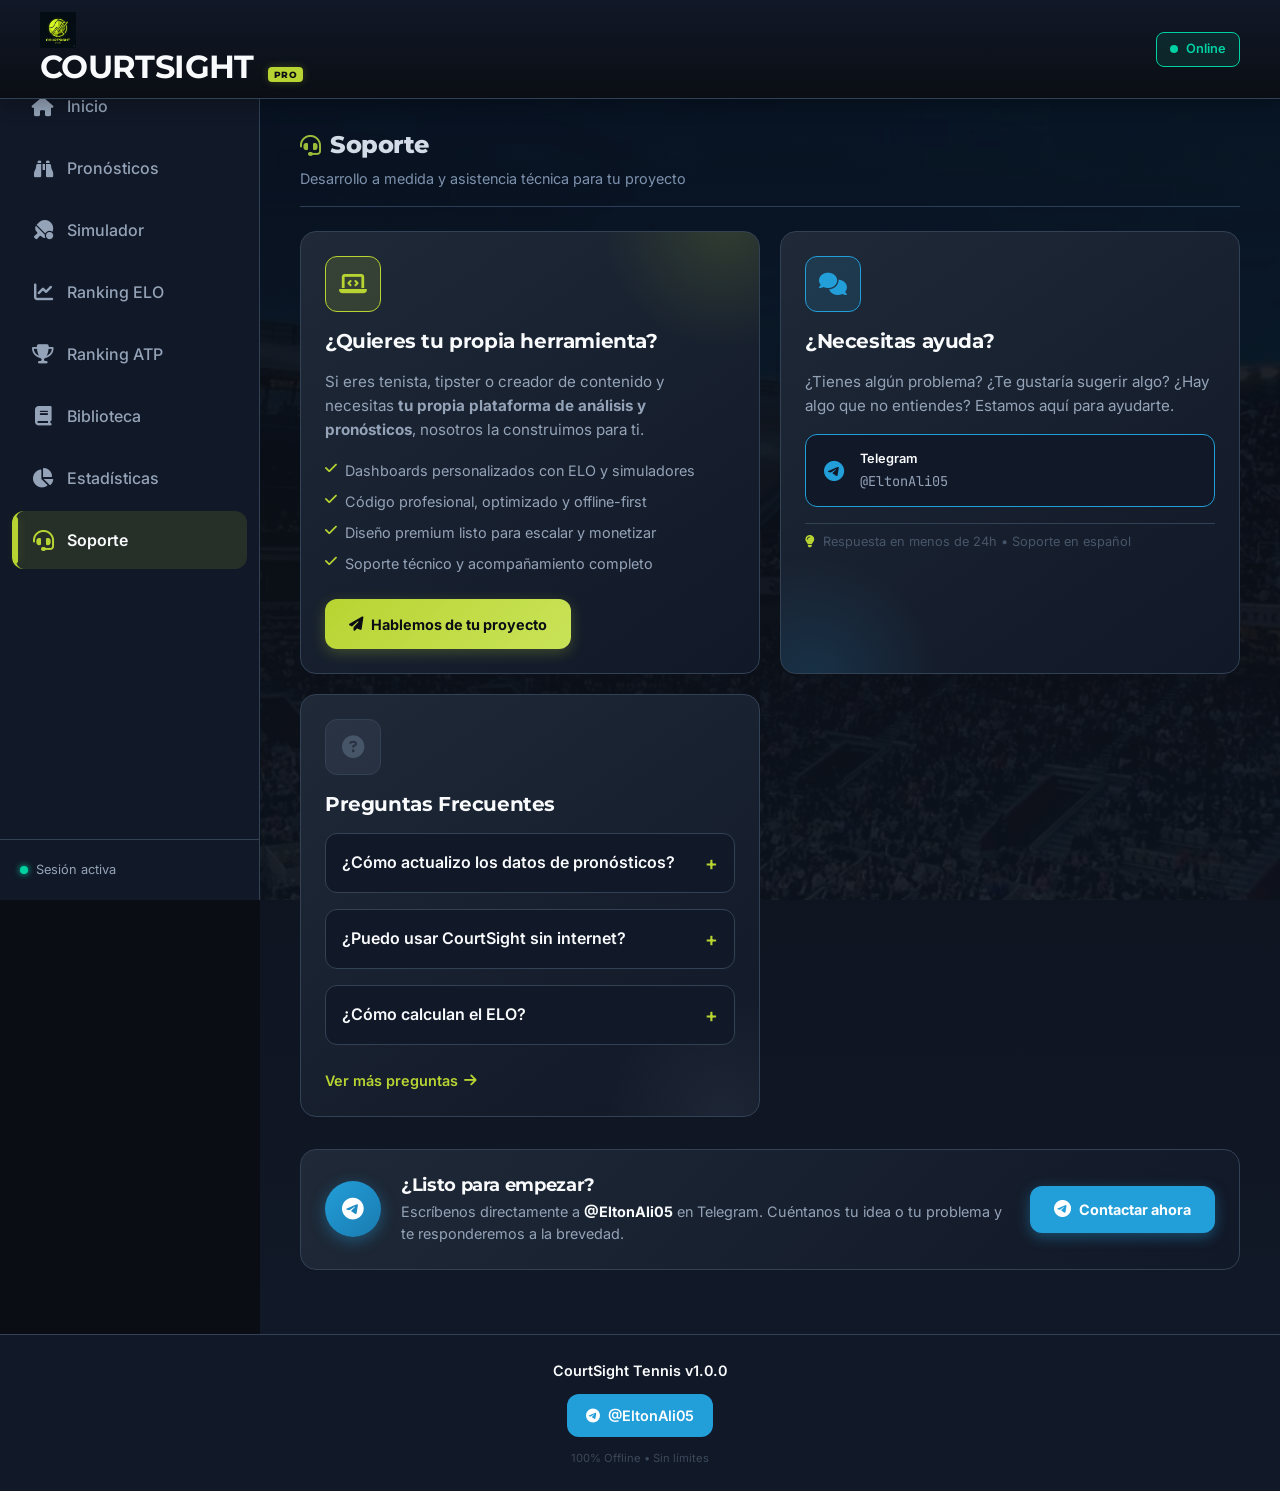
<file: pages/soporte.html>
<!DOCTYPE html>
<html lang="es">
<head>
    <meta charset="UTF-8">
    <meta name="viewport" content="width=device-width, initial-scale=1.0, maximum-scale=1.0, user-scalable=no">
    <title>Soporte • CourtSight Tennis</title>
    <meta name="description" content="Desarrollo a medida y soporte técnico para CourtSight Tennis">
    <meta name="theme-color" content="#0a0e14">
    
    <!-- Favicon -->
    <link rel="icon" type="image/png" href="../pictures/logo.png">
    
    <!-- Fuentes -->
    <link rel="preconnect" href="https://fonts.googleapis.com">
    <link rel="preconnect" href="https://fonts.gstatic.com" crossorigin>
    <link href="https://fonts.googleapis.com/css2?family=Inter:wght@400;500;600;700&family=JetBrains+Mono:wght@400;500;600&family=Montserrat:wght@700;800;900&display=swap" rel="stylesheet">
    
    <!-- Iconos -->
    <link rel="stylesheet" href="https://cdnjs.cloudflare.com/ajax/libs/font-awesome/6.5.1/css/all.min.css">
    
    <!-- Estilos -->
    <link rel="stylesheet" href="../css/styles.css">
    <link rel="stylesheet" href="../css/soporte.css">
    
    <!-- PWA -->
    <link rel="manifest" href="../manifest.json">
</head>
<body class="pro-circuit-dark page-soporte">
    
    <!-- HEADER -->
    <header class="header header-soporte">
        <div class="header-content">
            <button id="menu-toggle" class="menu-toggle" aria-label="Abrir menú" aria-expanded="false">
                <span class="hamburger" aria-hidden="true"></span>
            </button>
            <a href="../index.html" class="logo-link" aria-label="Ir al inicio">
                <img src="../pictures/logo.png" alt="CourtSight" class="logo-img" width="36" height="36" loading="lazy">
                <h1 class="logo-text">COURTSIGHT <span class="logo-pro">PRO</span></h1>
            </a>
            <div id="connection-status" class="connection-status" role="status" aria-live="polite">
                <span class="status-dot" aria-hidden="true"></span>
                <span class="status-text">Offline</span>
            </div>
        </div>
    </header>
    
    <!-- Overlay móvil -->
    <div id="sidebar-overlay" class="sidebar-overlay" aria-hidden="true"></div>
    
    <!-- LAYOUT PRINCIPAL -->
    <div class="app-layout">
        
        <!-- SIDEBAR -->
        <aside id="sidebar" class="sidebar" aria-label="Navegación principal">
            <nav class="sidebar-menu" role="navigation">
                <a href="../index.html" class="sidebar-item">
                    <span class="icon" aria-hidden="true"><i class="fas fa-home"></i></span>
                    <span>Inicio</span>
                </a>
                <a href="pronosticos.html" class="sidebar-item">
                    <span class="icon" aria-hidden="true"><i class="fas fa-binoculars"></i></span>
                    <span>Pronósticos</span>
                </a>
                <a href="simulador.html" class="sidebar-item">
                    <span class="icon" aria-hidden="true"><i class="fas fa-table-tennis"></i></span>
                    <span>Simulador</span>
                </a>
                <a href="ranking-elo.html" class="sidebar-item">
                    <span class="icon" aria-hidden="true"><i class="fas fa-chart-line"></i></span>
                    <span>Ranking ELO</span>
                </a>
                <a href="ranking-atp.html" class="sidebar-item">
                    <span class="icon" aria-hidden="true"><i class="fas fa-trophy"></i></span>
                    <span>Ranking ATP</span>
                </a>
                <a href="biblioteca.html" class="sidebar-item">
                    <span class="icon" aria-hidden="true"><i class="fas fa-book"></i></span>
                    <span>Biblioteca</span>
                </a>
                <a href="estadisticas.html" class="sidebar-item">
                    <span class="icon" aria-hidden="true"><i class="fas fa-chart-pie"></i></span>
                    <span>Estadísticas</span>
                </a>
                <a href="soporte.html" class="sidebar-item active" aria-current="page">
                    <span class="icon" aria-hidden="true"><i class="fas fa-headset"></i></span>
                    <span>Soporte</span>
                </a>
            </nav>
            <div class="sidebar-footer">
                <div class="user-status">
                    <span class="status-indicator online" aria-hidden="true"></span>
                    <span class="status-label">Sesión activa</span>
                </div>
            </div>
        </aside>
        
        <!-- CONTENIDO PRINCIPAL -->
        <main class="main-content main-soporte" role="main">
            
            <!-- HEADER DE SECCIÓN -->
            <section class="section-header">
                <div class="section-title-wrapper">
                    <h2 class="section-title">
                        <i class="fas fa-headset" aria-hidden="true"></i>
                        <span class="title-text">Soporte</span>
                    </h2>
                    <p class="section-subtitle">Desarrollo a medida y asistencia técnica para tu proyecto</p>
                </div>
            </section>

            <!-- 🔹 GRID DE TARJETAS -->
            <div class="support-grid">
                
                <!-- CARD 1: DESARROLLO A MEDIDA (Publicidad) -->
                <article class="support-card card-dev">
                    <div class="card-glow"></div>
                    <div class="card-content">
                        <div class="card-icon dev-icon">
                            <i class="fas fa-laptop-code"></i>
                        </div>
                        <h3 class="card-title">¿Quieres tu propia herramienta?</h3>
                        <p class="card-desc">
                            Si eres tenista, tipster o creador de contenido y necesitas <strong>tu propia plataforma de análisis y pronósticos</strong>, nosotros la construimos para ti.
                        </p>
                        <ul class="card-features">
                            <li><i class="fas fa-check"></i> Dashboards personalizados con ELO y simuladores</li>
                            <li><i class="fas fa-check"></i> Código profesional, optimizado y offline-first</li>
                            <li><i class="fas fa-check"></i> Diseño premium listo para escalar y monetizar</li>
                            <li><i class="fas fa-check"></i> Soporte técnico y acompañamiento completo</li>
                        </ul>
                        <a href="https://t.me/EltonAli05" class="btn-cta" target="_blank" rel="noopener">
                            <i class="fas fa-paper-plane"></i> Hablemos de tu proyecto
                        </a>
                    </div>
                </article>

                <!-- CARD 2: SOPORTE TÉCNICO -->
                <article class="support-card card-support">
                    <div class="card-glow support-glow"></div>
                    <div class="card-content">
                        <div class="card-icon support-icon">
                            <i class="fas fa-comments"></i>
                        </div>
                        <h3 class="card-title">¿Necesitas ayuda?</h3>
                        <p class="card-desc">
                            ¿Tienes algún problema? ¿Te gustaría sugerir algo? ¿Hay algo que no entiendes? Estamos aquí para ayudarte.
                        </p>
                        <div class="contact-options">
                            <a href="https://t.me/EltonAli05" class="contact-btn telegram" target="_blank" rel="noopener">
                                <i class="fab fa-telegram-plane"></i>
                                <div class="contact-info">
                                    <span class="contact-label">Telegram</span>
                                    <span class="contact-handle">@EltonAli05</span>
                                </div>
                            </a>
                        </div>
                        <div class="support-hint">
                            <i class="fas fa-lightbulb"></i>
                            <span>Respuesta en menos de 24h • Soporte en español</span>
                        </div>
                    </div>
                </article>

                <!-- CARD 3: PREGUNTAS FRECUENTES -->
                <article class="support-card card-faq">
                    <div class="card-glow faq-glow"></div>
                    <div class="card-content">
                        <div class="card-icon faq-icon">
                            <i class="fas fa-question-circle"></i>
                        </div>
                        <h3 class="card-title">Preguntas Frecuentes</h3>
                        
                        <details class="faq-item">
                            <summary>¿Cómo actualizo los datos de pronósticos?</summary>
                            <p>Los datos se actualizan automáticamente al abrir la app con conexión. También puedes importar archivos JSON desde Telegram.</p>
                        </details>
                        
                        <details class="faq-item">
                            <summary>¿Puedo usar CourtSight sin internet?</summary>
                            <p>Sí, la app es 100% offline-first. Una vez cargados los datos, funciona sin conexión.</p>
                        </details>
                        
                        <details class="faq-item">
                            <summary>¿Cómo calculan el ELO?</summary>
                            <p>Usamos un sistema ELO adaptado al tenis, con factores de superficie, forma reciente y H2H. Revisa la Biblioteca para más detalles.</p>
                        </details>
                        
                        <a href="biblioteca.html" class="link-secondary">
                            Ver más preguntas <i class="fas fa-arrow-right"></i>
                        </a>
                    </div>
                </article>

            </div>

            <!-- 🔹 BANNER DE CONTACTO DIRECTO -->
            <section class="contact-banner">
                <div class="banner-content">
                    <div class="banner-icon">
                        <i class="fab fa-telegram-plane"></i>
                    </div>
                    <div class="banner-text">
                        <h4>¿Listo para empezar?</h4>
                        <p>Escríbenos directamente a <strong>@EltonAli05</strong> en Telegram. Cuéntanos tu idea o tu problema y te responderemos a la brevedad.</p>
                    </div>
                    <a href="https://t.me/EltonAli05" class="btn-telegram" target="_blank" rel="noopener">
                        <i class="fab fa-telegram-plane"></i> Contactar ahora
                    </a>
                </div>
            </section>
            
        </main>
    </div>
    
    <!-- FOOTER -->
    <footer class="info-bar footer-soporte">
        <p class="info-text">CourtSight Tennis <span class="version-badge">v1.0.0</span></p>
        <a href="https://t.me/EltonAli05" class="telegram-contact" target="_blank" rel="noopener noreferrer">
            <span class="telegram-icon"><i class="fab fa-telegram-plane" aria-hidden="true"></i></span>
            <span>@EltonAli05</span>
        </a>
        <p class="version-text">100% Offline • Sin límites</p>
    </footer>
    
    <!-- Scripts -->
    <script src="../js/app.js"></script>
    <script src="../js/soporte.js"></script>
</body>
</html>
</file>
<file: css/styles.css>
/* ============================================
🎾 COURTSIGHT TENNIS - ESTILOS GLOBALES
🎨 TEMA: PRO CIRCUIT DARK (Tenis Premium Nocturno)
📦 VERSIÓN: 2.0 (Layout reparado, responsive optimizado)
============================================ */

:root {
    /* 🌑 FONDOS */
    --bg-primary: #0a0e14;
    --bg-secondary: #111827;
    --bg-card: #1f2937;
    --bg-elevated: #263043;
    
    /* 🎾 ACENTOS (Pelota de tenis) */
    --accent: #b8d432;
    --accent-hover: #c9e358;
    --accent-dim: rgba(184, 212, 50, 0.12);
    --accent-glow: rgba(184, 212, 50, 0.25);
    
    /* 📊 DATOS */
    --data-positive: #00d1a3;
    --data-negative: #ff6b6b;
    --data-neutral: #64748b;
    
    /* 🔤 TIPOGRAFÍA */
    --text-primary: #f8fafc;
    --text-secondary: #94a3b8;
    --text-muted: #475569;
    
    /* 🧱 UI */
    --border: #334155;
    --radius-sm: 8px;
    --radius-md: 12px;
    --radius-lg: 16px;
    --shadow-sm: 0 2px 8px rgba(0, 0, 0, 0.3);
    --shadow-md: 0 4px 16px rgba(0, 0, 0, 0.4);
    --shadow-lg: 0 8px 32px rgba(0, 0, 0, 0.5);
    
    /* 📏 ESPACIADO */
    --space-2: 0.5rem;
    --space-4: 1rem;
    --space-5: 1.5rem;
    --space-6: 2rem;
    
    /* 🔤 FUENTES */
    --font-sans: 'Inter', system-ui, -apple-system, sans-serif;
    --font-mono: 'JetBrains Mono', 'Fira Code', monospace;
    --font-display: 'Montserrat', sans-serif;
}

/* ============================================
RESET & BASE
============================================ */
*, *::before, *::after {
    margin: 0;
    padding: 0;
    box-sizing: border-box;
}

html {
    font-size: 16px;
    scroll-behavior: smooth;
    -webkit-tap-highlight-color: transparent;
}

body {
    font-family: var(--font-sans);
    background: var(--bg-primary);
    color: var(--text-primary);
    line-height: 1.6;
    min-height: 100vh;
    display: flex;
    flex-direction: column;
    overflow-x: hidden;
}

h1, h2, h3, h4, h5, h6 {
    font-family: var(--font-display);
    font-weight: 700;
    letter-spacing: -0.02em;
    line-height: 1.2;
}

a { text-decoration: none; color: inherit; }
button { font: inherit; cursor: pointer; border: none; background: none; }
img { max-width: 100%; display: block; }
ul { list-style: none; }

/* ============================================
HEADER
============================================ */
.header {
    position: sticky;
    top: 0;
    z-index: 100;
    background: var(--bg-secondary);
    border-bottom: 1px solid var(--border);
    padding: var(--space-4) var(--space-5);
    box-shadow: var(--shadow-sm);
}

.header-content {
    display: flex;
    align-items: center;
    justify-content: space-between;
    max-width: 1200px;
    margin: 0 auto;
    width: 100%;
}

.logo {
    display: flex;
    align-items: center;
    gap: var(--space-2);
}

.menu-toggle {
    display: flex;
    align-items: center;
    justify-content: center;
    padding: 0.5rem;
    color: var(--text-primary);
}

.hamburger {
    display: block;
    width: 24px;
    height: 2px;
    background: currentColor;
    position: relative;
    transition: background 0.3s;
}

.hamburger::before, .hamburger::after {
    content: '';
    position: absolute;
    left: 0;
    width: 100%;
    height: 100%;
    background: currentColor;
    transition: transform 0.3s;
}

.hamburger::before { top: -7px; }
.hamburger::after { top: 7px; }

.menu-toggle.active .hamburger { background: transparent; }
.menu-toggle.active .hamburger::before { transform: translateY(7px) rotate(45deg); color: var(--accent); }
.menu-toggle.active .hamburger::after { transform: translateY(-7px) rotate(-45deg); color: var(--accent); }

.logo-img { width: 36px; height: 36px; object-fit: contain; }
.logo h1 {
    font-size: 1.25rem;
    font-weight: 800;
    text-transform: uppercase;
    letter-spacing: 0.05em;
    display: flex;
    align-items: center;
}

.logo-pro {
    font-size: 0.55rem;
    background: var(--accent);
    color: var(--bg-primary);
    padding: 2px 6px;
    border-radius: 4px;
    margin-left: 6px;
    font-weight: 800;
    letter-spacing: 0.5px;
    box-shadow: 0 0 8px var(--accent-glow);
}

.connection-status {
    display: flex;
    align-items: center;
    gap: 0.5rem;
    font-size: 0.8rem;
    font-weight: 600;
    padding: 0.4rem 0.8rem;
    border-radius: var(--radius-sm);
    border: 1px solid var(--data-negative);
    background: rgba(255, 107, 107, 0.1);
    color: var(--data-negative);
    transition: all 0.3s;
}

.connection-status.online {
    border-color: var(--data-positive);
    background: rgba(0, 209, 163, 0.1);
    color: var(--data-positive);
}

.status-dot {
    width: 8px;
    height: 8px;
    border-radius: 50%;
    background: currentColor;
    animation: pulse 1.5s infinite;
}

@keyframes pulse {
    0%, 100% { opacity: 1; }
    50% { opacity: 0.4; }
}

/* ============================================
OVERLAY & LAYOUT
============================================ */
.sidebar-overlay {
    position: fixed;
    inset: 0;
    background: rgba(0, 0, 0, 0.65);
    backdrop-filter: blur(4px);
    z-index: 90;
    opacity: 0;
    visibility: hidden;
    transition: all 0.3s ease;
}
.sidebar-overlay.active { opacity: 1; visibility: visible; }

.app-layout {
    display: flex;
    flex: 1;
    position: relative;
    background: var(--bg-primary);
}

/* ============================================
SIDEBAR
============================================ */
.sidebar {
    width: 260px;
    background: var(--bg-secondary);
    border-right: 1px solid var(--border);
    position: fixed;
    top: 0;
    bottom: 0;
    left: -280px;
    z-index: 95;
    display: flex;
    flex-direction: column;
    transition: left 0.3s cubic-bezier(0.4, 0, 0.2, 1);
    padding-top: 70px;
    overflow-y: auto;
}

.sidebar.open { left: 0; }

.sidebar-menu {
    display: flex;
    flex-direction: column;
    gap: 0.25rem;
    padding: 0.5rem 0.75rem;
}

.sidebar-item {
    display: flex;
    align-items: center;
    gap: 0.75rem;
    padding: 0.85rem 1rem;
    border-radius: var(--radius-md);
    color: var(--text-secondary);
    font-weight: 500;
    transition: all 0.2s ease;
    position: relative;
    border-left: 3px solid transparent;
}

.sidebar-item::before {
    content: '';
    position: absolute;
    left: 0;
    top: 50%;
    transform: translateY(-50%);
    width: 3px;
    height: 0;
    background: var(--accent);
    border-radius: 0 4px 4px 0;
    transition: height 0.2s ease;
}

.sidebar-item:hover {
    background: var(--accent-dim);
    color: var(--text-primary);
}

.sidebar-item:hover::before { height: 60%; }

.sidebar-item.active {
    background: var(--accent-dim);
    color: var(--text-primary);
    font-weight: 600;
    border-left-color: var(--accent);
}

.sidebar-item.active::before {
    height: 80%;
    box-shadow: 0 0 10px var(--accent-glow);
}

.sidebar-item .icon { font-size: 1.2rem; width: 24px; text-align: center; transition: transform 0.2s ease; }
.sidebar-item:hover .icon, .sidebar-item.active .icon { transform: scale(1.1); color: var(--accent); }

.sidebar-footer {
    margin-top: auto;
    padding: 1.25rem;
    border-top: 1px solid var(--border);
    background: linear-gradient(to top, rgba(17, 24, 39, 0.5), transparent);
}

.user-status {
    display: flex;
    align-items: center;
    gap: 0.5rem;
    font-size: 0.8rem;
    color: var(--text-secondary);
}

.status-indicator {
    width: 8px;
    height: 8px;
    border-radius: 50%;
    background: var(--data-positive);
    box-shadow: 0 0 6px var(--data-positive);
}

/* ============================================
MAIN CONTENT
============================================ */
.main-content {
    flex: 1;
    padding: var(--space-6) var(--space-5);
    position: relative;
    z-index: 1;
    min-height: calc(100vh - 70px);
}

.main-content::before {
    content: '';
    position: absolute;
    inset: 0;
    background-image: url('../pictures/fondo-tenis.jpg');
    background-size: cover;
    background-position: center;
    background-attachment: fixed;
    opacity: 0.15;
    z-index: 0;
    pointer-events: none;
}

/* ============================================
SECCIONES & NAVEGACIÓN SPA
============================================ */
.content-section { display: none; opacity: 0; transition: opacity 0.3s ease; }
.content-section.active { display: block; opacity: 1; animation: fadeIn 0.35s ease-out; }

@keyframes fadeIn {
    from { opacity: 0; transform: translateY(8px); }
    to { opacity: 1; transform: translateY(0); }
}

.section-title {
    font-size: 1.5rem;
    margin-bottom: var(--space-5);
    color: var(--accent);
    display: flex;
    align-items: center;
    gap: 0.6rem;
}

.section-title i { color: var(--accent); }

/* ============================================
COMPONENTES: TARJETAS & WELCOME
============================================ */
.card {
    background: var(--bg-card);
    border: 1px solid var(--border);
    border-radius: var(--radius-lg);
    padding: var(--space-5);
    margin-bottom: var(--space-5);
    transition: transform 0.2s ease, box-shadow 0.2s ease;
}
.card:hover { transform: translateY(-2px); box-shadow: var(--shadow-md); }

.welcome-card {
    background: linear-gradient(145deg, var(--bg-secondary), var(--bg-card));
    border: 1px solid var(--border);
    border-radius: var(--radius-lg);
    padding: var(--space-6);
    margin-bottom: var(--space-5);
    position: relative;
    overflow: hidden;
}
.welcome-card::before {
    content: '';
    position: absolute;
    top: -30%;
    right: -20%;
    width: 300px;
    height: 300px;
    background: radial-gradient(circle, var(--accent-dim) 0%, transparent 70%);
    pointer-events: none;
}

.welcome-badge {
    display: inline-block;
    background: linear-gradient(90deg, var(--accent), var(--accent-hover));
    color: var(--bg-primary);
    padding: 0.35rem 1rem;
    border-radius: 20px;
    font-size: 0.8rem;
    font-weight: 700;
    margin-bottom: 1.2rem;
    box-shadow: 0 4px 12px var(--accent-glow);
}

.welcome-title {
    font-size: 2rem;
    margin-bottom: 0.5rem;
    color: var(--text-primary);
}
.welcome-title .highlight {
    background: linear-gradient(90deg, var(--accent), var(--accent-hover));
    -webkit-background-clip: text;
    -webkit-text-fill-color: transparent;
    background-clip: text;
}

.welcome-subtitle {
    color: var(--text-secondary);
    font-size: 1.05rem;
    max-width: 700px;
    margin-bottom: 1.5rem;
    line-height: 1.7;
}

.rg-tagline {
    font-family: var(--font-display);
    font-size: 1.1rem;
    font-weight: 700;
    letter-spacing: 1.5px;
    text-transform: uppercase;
    color: var(--accent);
    margin: 0.5rem 0 1.5rem;
    position: relative;
    display: inline-block;
}
.rg-tagline::after {
    content: '';
    position: absolute;
    bottom: -6px;
    left: 0;
    width: 100%;
    height: 2px;
    background: linear-gradient(90deg, transparent, var(--accent), transparent);
    border-radius: 2px;
}

.welcome-features {
    display: grid;
    grid-template-columns: repeat(auto-fit, minmax(200px, 1fr));
    gap: 1rem;
    margin: 1.5rem 0;
}
.wf-item {
    display: flex;
    align-items: center;
    gap: 0.6rem;
    font-size: 0.9rem;
    color: var(--text-secondary);
    padding: 0.6rem;
    background: rgba(255,255,255,0.03);
    border-radius: var(--radius-sm);
}
.wf-icon { color: var(--data-positive); font-size: 1.1rem; }

/* ============================================
BANNER "QUIÉNES SOMOS"
============================================ */
.about-banner {
    background: var(--bg-secondary);
    border: 1px solid var(--border);
    border-radius: var(--radius-lg);
    overflow: hidden;
    margin-bottom: var(--space-5);
}

.about-banner-header {
    padding: 1.2rem 1.5rem;
    display: flex;
    align-items: center;
    justify-content: space-between;
    cursor: pointer;
    user-select: none;
    background: rgba(255,255,255,0.02);
    transition: background 0.2s;
}
.about-banner-header:hover { background: var(--accent-dim); }

.about-banner-title {
    display: flex;
    align-items: center;
    gap: 0.8rem;
    color: var(--text-primary);
    font-weight: 600;
    font-size: 1.1rem;
}
.about-banner-title .icon { color: var(--accent); font-size: 1.3rem; }

.about-banner-arrow {
    font-size: 1.2rem;
    color: var(--text-secondary);
    transition: transform 0.3s;
}
.about-banner-arrow.active { transform: rotate(180deg); color: var(--accent); }

.about-banner-content {
    max-height: 0;
    overflow: hidden;
    transition: max-height 0.4s ease, padding 0.4s ease;
}
.about-banner-content.open { max-height: 1200px; padding: 1.5rem; }

.about-banner-grid {
    display: grid;
    grid-template-columns: repeat(auto-fit, minmax(280px, 1fr));
    gap: 1.2rem;
}

.about-banner-card {
    background: var(--bg-card);
    border: 1px solid var(--border);
    border-radius: var(--radius-md);
    padding: 1.5rem;
    transition: transform 0.2s, border-color 0.2s;
}
.about-banner-card:hover { transform: translateY(-3px); border-color: var(--accent); }

.about-banner-card.cuban-bg {
    background-image: url('flags/cu.png');
    background-size: cover;
    background-position: center;
    position: relative;
    overflow: hidden;
    border: 1px solid var(--accent);
}
.cuban-flag-overlay {
    position: absolute;
    inset: 0;
    background: rgba(10, 14, 20, 0.88);
    pointer-events: none;
}
.about-banner-card.cuban-bg h4,
.about-banner-card.cuban-bg p { position: relative; z-index: 1; }
.about-banner-card.cuban-bg h4 {
    background: linear-gradient(90deg, #CF142B, #FFF, #002A8F);
    -webkit-background-clip: text;
    -webkit-text-fill-color: transparent;
    background-clip: text;
}

.about-banner-card h4 {
    font-size: 1rem;
    color: var(--text-primary);
    margin-bottom: 0.5rem;
    display: flex;
    align-items: center;
    gap: 0.5rem;
}
.about-banner-card p, .about-banner-card li {
    color: var(--text-secondary);
    font-size: 0.9rem;
    line-height: 1.6;
    margin-bottom: 0.4rem;
}
.about-banner-card ul { padding-left: 1rem; }
.about-banner-card li::before {
    content: "•";
    color: var(--accent);
    font-weight: bold;
    display: inline-block;
    width: 1em;
    margin-left: -1em;
}

.mission-tags {
    display: flex;
    flex-wrap: wrap;
    gap: 0.5rem;
    margin-top: 1rem;
}
.tag {
    background: var(--accent-dim);
    color: var(--accent);
    border: 1px solid var(--accent);
    padding: 0.3rem 0.7rem;
    border-radius: 20px;
    font-size: 0.75rem;
    font-weight: 600;
    display: inline-flex;
    align-items: center;
    gap: 0.4rem;
}

.about-banner-card.full-width { grid-column: 1 / -1; }

/* ============================================
FEATURES & BOTONES
============================================ */
.features-section {
    background: var(--bg-secondary);
    border: 1px solid var(--border);
    border-radius: var(--radius-lg);
    padding: var(--space-5);
    margin-bottom: var(--space-5);
}
.features-title {
    font-size: 1.3rem;
    margin-bottom: var(--space-4);
    color: var(--text-primary);
    display: flex;
    align-items: center;
    gap: 0.6rem;
}
.features-title i { color: var(--accent); }

.features-list {
    display: grid;
    grid-template-columns: repeat(auto-fit, minmax(250px, 1fr));
    gap: 1rem;
    margin-bottom: var(--space-5);
}
.feature-item {
    display: flex;
    align-items: flex-start;
    gap: 0.8rem;
    padding: 1rem;
    background: var(--bg-card);
    border: 1px solid var(--border);
    border-radius: var(--radius-md);
    transition: transform 0.2s, border-color 0.2s;
}
.feature-item:hover { transform: translateY(-2px); border-color: var(--accent); }
.feature-icon { font-size: 1.5rem; color: var(--accent); flex-shrink: 0; margin-top: 0.1rem; }
.feature-content h4 { font-size: 0.95rem; color: var(--text-primary); margin-bottom: 0.3rem; }
.feature-content p { font-size: 0.85rem; color: var(--text-secondary); line-height: 1.5; margin: 0; }

.features-cta {
    text-align: center;
    padding-top: var(--space-4);
    border-top: 1px solid var(--border);
}

.btn-cta, .btn-use-now {
    display: inline-flex;
    align-items: center;
    justify-content: center;
    gap: 0.5rem;
    background: linear-gradient(135deg, var(--accent), var(--accent-hover));
    color: var(--bg-primary);
    padding: 0.85rem 1.8rem;
    border-radius: var(--radius-md);
    font-weight: 700;
    font-size: 0.95rem;
    transition: all 0.3s cubic-bezier(0.4, 0, 0.2, 1);
    box-shadow: 0 4px 14px var(--accent-glow);
    position: relative;
    overflow: hidden;
}
.btn-cta::after, .btn-use-now::after {
    content: '';
    position: absolute;
    top: 0; left: -100%; width: 100%; height: 100%;
    background: linear-gradient(90deg, transparent, rgba(255,255,255,0.3), transparent);
    transition: left 0.5s ease;
}
.btn-cta:hover::after, .btn-use-now:hover::after { left: 100%; }
.btn-cta:hover, .btn-use-now:hover { transform: translateY(-2px); box-shadow: 0 6px 20px var(--accent-glow); }

.features-cta-text { font-size: 0.8rem; color: var(--text-muted); margin-top: 0.6rem; }

/* ============================================
BIBLIOTECA SUGERENCIA & FOOTER
============================================ */
.library-suggestion {
    background: var(--bg-card);
    border: 1px solid var(--border);
    border-radius: var(--radius-md);
    padding: 1.2rem;
    margin-top: 1.5rem;
    display: flex;
    flex-direction: column;
    gap: 0.8rem;
    position: relative;
    overflow: hidden;
    transition: transform 0.2s, border-color 0.2s;
}
.library-suggestion:hover { transform: translateY(-2px); border-color: var(--accent); }

.library-icon {
    width: 44px;
    height: 44px;
    background: linear-gradient(135deg, var(--accent), var(--accent-hover));
    border-radius: 50%;
    display: flex;
    align-items: center;
    justify-content: center;
    color: var(--bg-primary);
    font-size: 1.2rem;
    box-shadow: 0 4px 12px var(--accent-glow);
}
.library-content { flex: 1; }
.library-title { font-weight: 700; color: var(--text-primary); margin-bottom: 0.2rem; }
.library-subtitle { font-size: 0.9rem; color: var(--text-secondary); line-height: 1.5; margin: 0; }
.library-link {
    display: inline-flex;
    align-items: center;
    gap: 0.4rem;
    color: var(--accent);
    font-weight: 600;
    font-size: 0.85rem;
    margin-top: 0.5rem;
    transition: transform 0.2s;
}
.library-link:hover { transform: translateX(4px); }

.info-bar {
    margin-top: auto;
    padding: var(--space-5) var(--space-4);
    text-align: center;
    border-top: 1px solid var(--border);
    background: var(--bg-secondary);
    display: flex;
    flex-direction: column;
    align-items: center;
    gap: 0.8rem;
}
.info-text { font-size: 0.9rem; font-weight: 600; color: var(--text-primary); }

.telegram-contact {
    display: inline-flex;
    align-items: center;
    gap: 0.5rem;
    background: #229ED9;
    color: white;
    padding: 0.6rem 1.2rem;
    border-radius: var(--radius-md);
    font-weight: 600;
    font-size: 0.9rem;
    transition: background 0.2s;
}
.telegram-contact:hover { background: #1A7BB0; }

.version-text { font-size: 0.7rem; color: var(--text-muted); opacity: 0.8; }

/* ============================================
UTILIDADES & RESPONSIVE
============================================ */
.text-muted { color: var(--text-muted); }
.hidden { display: none !important; }

@media (min-width: 1024px) {
    .sidebar { left: 0 !important; }
    .sidebar-overlay { display: none !important; }
    .main-content { margin-left: 260px; padding: 2.5rem; }
    .menu-toggle { display: none; }
    .app-layout { background: var(--bg-primary); }
}

@media (max-width: 768px) {
    .sidebar { width: 280px; left: -280px; padding-top: 70px; }
    .sidebar.open { left: 0; }
    .main-content { margin-left: 0 !important; padding: 1.5rem 1rem; }
    .welcome-title { font-size: 1.6rem; }
    .welcome-features { grid-template-columns: 1fr; }
    .about-banner-grid { grid-template-columns: 1fr; }
    .features-list { grid-template-columns: 1fr; }
    .btn-cta, .btn-use-now { width: 100%; }
}

@media (max-width: 480px) {
    html { font-size: 15px; }
    .header { padding: 0.8rem 1rem; }
    .logo h1 { font-size: 1.1rem; }
    .welcome-card { padding: 1.2rem; }
    .about-banner-content.open { padding: 1rem; }
}

/* Scrollbar */
::-webkit-scrollbar { width: 8px; height: 8px; }
::-webkit-scrollbar-track { background: var(--bg-primary); }
::-webkit-scrollbar-thumb { background: var(--border); border-radius: 4px; }
::-webkit-scrollbar-thumb:hover { background: var(--accent); }

/* ============================================
🔒 LOGIN OVERLAY - ESTILO PREMIUM
============================================ */
.login-overlay {
    position: fixed;
    top: 0; left: 0; width: 100%; height: 100%;
    background: var(--bg-primary);
    background-image: radial-gradient(circle at center, var(--bg-secondary) 0%, var(--bg-primary) 100%);
    z-index: 9999;
    display: flex;
    align-items: center;
    justify-content: center;
    padding: 1rem;
    transition: opacity 0.4s ease, transform 0.4s ease;
}

/* Animación de salida cuando se valida */
.login-overlay.unlock {
    opacity: 0;
    transform: scale(1.05);
    pointer-events: none;
}

.login-card {
    background: var(--bg-card);
    border: 1px solid var(--border);
    border-radius: var(--radius-lg);
    padding: 2.5rem 2rem;
    width: 100%;
    max-width: 380px;
    text-align: center;
    box-shadow: 0 20px 50px rgba(0,0,0,0.5);
    position: relative;
}

.login-logo img { margin-bottom: 1rem; filter: drop-shadow(0 4px 8px rgba(0,0,0,0.3)); }
.login-logo h1 { color: var(--text-primary); margin-bottom: 0.5rem; font-size: 1.4rem; }
.login-subtitle { color: var(--text-secondary); font-size: 0.9rem; margin-bottom: 2rem; }

.input-group { position: relative; margin-bottom: 1.5rem; }
.login-input {
    width: 100%;
    padding: 1rem 3rem 1rem 1.5rem;
    background: var(--bg-primary);
    border: 2px solid var(--border);
    border-radius: var(--radius-md);
    color: var(--text-primary);
    font-size: 1.1rem;
    text-align: center;
    letter-spacing: 4px;
    font-family: monospace;
    transition: all 0.3s;
}
.login-input:focus { border-color: var(--accent); outline: none; box-shadow: 0 0 0 4px var(--accent-dim); }
.input-icon { position: absolute; right: 1rem; top: 50%; transform: translateY(-50%); color: var(--text-muted); }

.btn-login {
    width: 100%;
    padding: 1rem;
    background: linear-gradient(135deg, var(--accent) 0%, var(--accent-hover) 100%);
    border: none;
    border-radius: var(--radius-md);
    color: var(--bg-primary);
    font-weight: 800;
    font-size: 1rem;
    cursor: pointer;
    display: flex;
    align-items: center;
    justify-content: center;
    gap: 0.5rem;
    transition: transform 0.2s, box-shadow 0.2s;
}
.btn-login:hover { transform: translateY(-2px); box-shadow: 0 8px 20px var(--accent-glow); }
.btn-login:active { transform: scale(0.98); }

.login-error-msg {
    margin-top: 1rem;
    color: var(--data-negative);
    font-size: 0.85rem;
    font-weight: 600;
    background: rgba(239, 68, 68, 0.1);
    padding: 0.5rem;
    border-radius: var(--radius-sm);
    display: flex;
    align-items: center;
    justify-content: center;
    gap: 0.5rem;
}

.login-footer { margin-top: 2rem; font-size: 0.7rem; color: var(--text-muted); opacity: 0.5; }

/* Utilidad para ocultar app */
.hidden { display: none !important; }
</file>
<file: css/biblioteca.css>
/* ============================================
🎾 COURT SIGHT TENNIS - BIBLIOTECA CSS
🎨 TEMA: PRO CIRCUIT DARK (Tenis Premium Nocturno)
📦 VERSIÓN: 3.0 - Diseño editorial premium + legibilidad optimizada
============================================ */

/* ============================================
🔹 VARIABLES SEMÁNTICAS PARA BIBLIOTECA
============================================ */
:root {
    /* Dificultad - colores semánticos */
    --diff-beginner: #10b981;      /* Verde: fácil */
    --diff-intermediate: #f59e0b;  /* Ámbar: medio */
    --diff-advanced: #f97316;      /* Naranja: difícil */
    --diff-expert: #ef4444;        /* Rojo: experto */
    
    /* Categorías - acentos sutiles */
    --cat-fundamentos: #38bdf8;
    --cat-estrategia: #8b5cf6;
    --cat-analisis: #10b981;
    --cat-mercado: #f59e0b;
    
    /* Tipografía editorial */
    --font-serif: 'Georgia', 'Times New Roman', serif;
    --font-mono: 'JetBrains Mono', 'Fira Code', monospace;
    
    /* Lectura */
    --read-line-height: 1.8;
    --read-font-size: 1.05rem;
    --read-max-width: 680px;
    
    /* Skeleton loading */
    --skeleton-base: rgba(51, 65, 85, 0.4);
    --skeleton-shine: rgba(184, 212, 50, 0.08);
}

/* ============================================
🔹 BASE DE LA PÁGINA
============================================ */
.page-biblioteca {
    background: var(--bg-primary);
}

.main-biblioteca {
    padding: 1.5rem 1rem 2rem;
    background: linear-gradient(180deg, var(--bg-primary) 0%, var(--bg-secondary) 100%);
    min-height: calc(100vh - 140px);
}

@media (min-width: 1024px) {
    .main-biblioteca {
        padding: 2rem 2.5rem;
        margin-left: 260px;
    }
}

/* ============================================
🔹 HEADER CONSISTENTE
============================================ */
.header-biblioteca {
    background: linear-gradient(180deg, var(--bg-secondary) 0%, var(--bg-primary) 100%);
    border-bottom: 1px solid var(--border);
    box-shadow: 0 4px 20px rgba(0, 0, 0, 0.3);
    padding: 0.75rem 1rem;
    min-height: 64px;
}

/* ============================================
🔹 SECCIÓN HEADER + BADGES
============================================ */
.section-header {
    margin-bottom: 1.5rem;
    padding-bottom: 1rem;
    border-bottom: 1px solid var(--border);
}

.section-title {
    font-size: 1.5rem;
    font-weight: 800;
    color: var(--text-primary);
    display: flex;
    align-items: center;
    gap: 0.6rem;
    margin: 0 0 0.5rem 0;
}

.section-title i { color: var(--accent); font-size: 1.3rem; }

.section-subtitle {
    font-size: 0.9rem;
    color: var(--text-secondary);
    margin: 0;
    max-width: 500px;
    line-height: 1.5;
}

/* Badges informativos */
.info-badges {
    display: flex;
    flex-wrap: wrap;
    gap: 0.5rem;
    margin-top: 1rem;
}

.badge {
    display: inline-flex;
    align-items: center;
    gap: 0.4rem;
    background: var(--bg-card);
    border: 1px solid var(--border);
    border-radius: 9999px;
    padding: 0.4rem 0.8rem;
    font-size: 0.75rem;
    font-weight: 600;
    color: var(--text-secondary);
    transition: all 0.2s ease;
}

.badge i { color: var(--accent); font-size: 0.8rem; }

.badge:hover {
    border-color: var(--accent);
    background: var(--accent-dim);
    color: var(--text-primary);
}

.badge-pro {
    border-color: var(--accent);
    color: var(--accent);
}

.badge-pro i { color: var(--accent); }

/* ============================================
🔹 BARRA DE FILTROS
============================================ */
.filters-bar {
    display: flex;
    flex-wrap: wrap;
    gap: 1rem;
    margin-bottom: 1.5rem;
    align-items: flex-start;
}

/* Buscador */
.search-wrapper {
    flex: 1;
    min-width: 240px;
    max-width: 480px;
}

.search-input-group {
    position: relative;
    display: flex;
    align-items: center;
}

.search-icon {
    position: absolute;
    left: 1rem;
    color: var(--text-muted);
    font-size: 0.9rem;
    pointer-events: none;
    z-index: 1;
}

.search-input {
    width: 100%;
    padding: 0.85rem 1rem 0.85rem 2.5rem;
    background: var(--bg-card);
    border: 1px solid var(--border);
    border-radius: var(--radius-md);
    color: var(--text-primary);
    font-size: 0.9rem;
    transition: all 0.2s ease;
}

.search-input::placeholder { color: var(--text-muted); }

.search-input:focus {
    outline: none;
    border-color: var(--accent);
    box-shadow: 0 0 0 3px var(--accent-dim), 0 0 12px var(--accent-glow);
}

.search-clear {
    position: absolute;
    right: 0.5rem;
    background: transparent;
    border: none;
    color: var(--text-muted);
    cursor: pointer;
    padding: 0.4rem;
    border-radius: 50%;
    display: flex;
    align-items: center;
    justify-content: center;
    transition: all 0.2s ease;
}

.search-clear:hover {
    background: var(--accent-dim);
    color: var(--accent);
}

.search-hint {
    display: block;
    font-size: 0.7rem;
    color: var(--text-muted);
    margin-top: 0.4rem;
    opacity: 0.8;
}

/* Filtros */
.filters-group {
    display: flex;
    gap: 0.75rem;
    flex-wrap: wrap;
}

.filter-item {
    display: flex;
    flex-direction: column;
    gap: 0.4rem;
    min-width: 160px;
}

.filter-label {
    font-size: 0.75rem;
    font-weight: 600;
    color: var(--text-secondary);
    display: flex;
    align-items: center;
    gap: 0.4rem;
}

.filter-label i { color: var(--accent); }

.select-wrapper {
    position: relative;
}

.filter-select {
    appearance: none;
    width: 100%;
    padding: 0.85rem 2.5rem 0.85rem 1rem;
    background: var(--bg-card);
    border: 1px solid var(--border);
    border-radius: var(--radius-md);
    color: var(--text-primary);
    font-size: 0.9rem;
    font-weight: 500;
    cursor: pointer;
    transition: all 0.2s ease;
}

.filter-select:focus {
    outline: none;
    border-color: var(--accent);
    box-shadow: 0 0 0 3px var(--accent-dim), 0 0 12px var(--accent-glow);
}

.filter-select option {
    background: var(--bg-card);
    color: var(--text-primary);
}

.select-arrow {
    position: absolute;
    right: 0.8rem;
    top: 50%;
    transform: translateY(-50%);
    color: var(--text-muted);
    font-size: 0.7rem;
    pointer-events: none;
    transition: transform 0.2s ease;
}

.filter-select:focus + .select-arrow {
    color: var(--accent);
    transform: translateY(-50%) rotate(180deg);
}

/* ============================================
🔹 ESTADOS: LOADING & EMPTY
============================================ */
.state-container {
    display: flex;
    flex-direction: column;
    align-items: center;
    justify-content: center;
    padding: 3rem 1rem;
    text-align: center;
    max-width: 480px;
    margin: 0 auto;
}

.state-container.hidden { display: none; }

/* Loading */
.state-loading .loading-spinner {
    width: 48px;
    height: 48px;
    color: var(--accent);
    margin-bottom: 1rem;
    animation: spin 1s linear infinite;
}

@keyframes spin { to { transform: rotate(360deg); } }

.state-loading .loading-text {
    font-size: 1rem;
    color: var(--text-secondary);
    margin-bottom: 1.5rem;
}

/* Skeleton */
.loading-skeleton {
    width: 100%;
    max-width: 800px;
    display: grid;
    gap: 1rem;
}

.skeleton-card {
    height: 180px;
    background: var(--skeleton-base);
    border-radius: var(--radius-lg);
    position: relative;
    overflow: hidden;
}

.skeleton-card::after {
    content: '';
    position: absolute;
    top: 0; left: -100%;
    width: 100%; height: 100%;
    background: linear-gradient(90deg, transparent, var(--skeleton-shine), transparent);
    animation: shimmer 1.5s infinite;
}

@keyframes shimmer { to { left: 100%; } }

/* Empty */
.state-empty .empty-icon {
    font-size: 3rem;
    color: var(--text-muted);
    margin-bottom: 1rem;
    opacity: 0.6;
}

.state-empty .empty-title {
    font-size: 1.25rem;
    font-weight: 700;
    color: var(--text-primary);
    margin-bottom: 0.5rem;
}

.state-empty .empty-desc {
    font-size: 0.9rem;
    color: var(--text-secondary);
    margin-bottom: 1.5rem;
    max-width: 280px;
}

.btn-ghost {
    background: transparent;
    border: 1px solid var(--border);
    color: var(--text-secondary);
    padding: 0.6rem 1.2rem;
    border-radius: var(--radius-md);
    font-weight: 600;
    font-size: 0.9rem;
    cursor: pointer;
    transition: all 0.2s ease;
    display: inline-flex;
    align-items: center;
    gap: 0.5rem;
}

.btn-ghost:hover {
    background: var(--accent-dim);
    border-color: var(--accent);
    color: var(--accent);
}

/* ============================================
🔹 GRID DE GUÍAS - DISEÑO EDITORIAL
============================================ */
.guides-container {
    margin-bottom: 2rem;
}

.guides-grid {
    display: grid;
    grid-template-columns: repeat(auto-fill, minmax(340px, 1fr));
    gap: 1.25rem;
}

/* Tarjeta de guía */
.guide-card {
    background: linear-gradient(145deg, var(--bg-card), var(--bg-secondary));
    border: 1px solid var(--border);
    border-radius: var(--radius-lg);
    padding: 1.25rem;
    cursor: pointer;
    transition: all 0.25s ease;
    position: relative;
    overflow: hidden;
    display: flex;
    flex-direction: column;
    gap: 0.75rem;
    animation: fadeInUp 0.3s ease-out;
    animation-fill-mode: both;
}

.guide-card::before {
    content: '';
    position: absolute;
    top: 0; left: 0;
    width: 4px; height: 100%;
    background: var(--accent);
    opacity: 0;
    transition: opacity 0.25s ease;
}

.guide-card:hover {
    transform: translateY(-4px);
    border-color: var(--accent);
    box-shadow: 0 8px 24px rgba(0, 0, 0, 0.4), 0 0 24px var(--accent-glow);
}

.guide-card:hover::before { opacity: 1; }

/* Header de tarjeta */
.guide-card-header {
    display: flex;
    justify-content: space-between;
    align-items: flex-start;
    gap: 0.5rem;
    flex-wrap: wrap;
}

.guide-card-category {
    display: inline-flex;
    align-items: center;
    gap: 0.4rem;
    background: var(--accent-dim);
    color: var(--accent);
    padding: 0.3rem 0.7rem;
    border-radius: 9999px;
    font-size: 0.7rem;
    font-weight: 700;
    text-transform: uppercase;
    letter-spacing: 0.05em;
    border: 1px solid var(--accent);
}

/* Badges de dificultad */
.guide-card-difficulty {
    display: inline-flex;
    align-items: center;
    gap: 0.3rem;
    padding: 0.25rem 0.6rem;
    border-radius: 9999px;
    font-size: 0.7rem;
    font-weight: 600;
}

.difficulty-beginner {
    background: rgba(16, 185, 129, 0.15);
    color: var(--diff-beginner);
    border: 1px solid rgba(16, 185, 129, 0.3);
}

.difficulty-intermediate {
    background: rgba(245, 158, 11, 0.15);
    color: var(--diff-intermediate);
    border: 1px solid rgba(245, 158, 11, 0.3);
}

.difficulty-advanced {
    background: rgba(249, 115, 22, 0.15);
    color: var(--diff-advanced);
    border: 1px solid rgba(249, 115, 22, 0.3);
}

.difficulty-expert {
    background: rgba(239, 68, 68, 0.15);
    color: var(--diff-expert);
    border: 1px solid rgba(239, 68, 68, 0.3);
}

/* Título y excerpt */
.guide-card-title {
    font-size: 1.1rem;
    font-weight: 700;
    color: var(--text-primary);
    margin: 0;
    line-height: 1.4;
}

.guide-card-excerpt {
    font-size: 0.9rem;
    color: var(--text-secondary);
    line-height: 1.6;
    margin: 0;
    display: -webkit-box;
    -webkit-line-clamp: 3;
    -webkit-box-orient: vertical;
    overflow: hidden;
    flex: 1;
}

/* Meta de tarjeta */
.guide-card-meta {
    display: flex;
    justify-content: space-between;
    align-items: center;
    padding-top: 0.75rem;
    border-top: 1px solid var(--border);
    font-size: 0.75rem;
    color: var(--text-muted);
}

.guide-card-read {
    display: inline-flex;
    align-items: center;
    gap: 0.4rem;
    color: var(--accent);
    font-weight: 600;
    transition: gap 0.2s ease;
}

.guide-card:hover .guide-card-read { gap: 0.6rem; }

/* Highlight de búsqueda */
.highlight-match {
    background: linear-gradient(120deg, rgba(184, 212, 50, 0.3) 0%, transparent 100%);
    padding: 0 3px;
    border-radius: 3px;
    font-weight: 700;
    color: var(--accent);
}

/* ============================================
🔹 MODAL DE LECTURA - DISEÑO EDITORIAL
============================================ */
.modal {
    position: fixed;
    inset: 0;
    z-index: 1000;
    display: flex;
    align-items: center;
    justify-content: center;
    padding: 1rem;
    pointer-events: none;
}

.modal.hidden { display: none; }
.modal:not(.hidden) { pointer-events: auto; }

.modal-backdrop {
    position: absolute;
    inset: 0;
    background: rgba(10, 14, 20, 0.92);
    backdrop-filter: blur(10px);
    opacity: 0;
    transition: opacity 0.3s ease;
}

.modal:not(.hidden) .modal-backdrop { opacity: 1; }

.modal-content-biblioteca {
    position: relative;
    background: var(--bg-secondary);
    border: 1px solid var(--border);
    border-radius: var(--radius-lg);
    width: 100%;
    max-width: 720px;
    max-height: 92vh;
    overflow-y: auto;
    padding: 0;
    transform: translateY(20px) scale(0.98);
    opacity: 0;
    transition: transform 0.35s cubic-bezier(0.4, 0, 0.2, 1), opacity 0.3s ease;
    box-shadow: var(--shadow-lg), 0 0 40px rgba(184, 212, 50, 0.1);
}

.modal:not(.hidden) .modal-content-biblioteca {
    transform: translateY(0) scale(1);
    opacity: 1;
}

.modal-close-btn {
    position: absolute;
    top: 1rem;
    right: 1rem;
    background: var(--bg-card);
    border: 1px solid var(--border);
    width: 36px;
    height: 36px;
    border-radius: 50%;
    color: var(--text-secondary);
    cursor: pointer;
    display: flex;
    align-items: center;
    justify-content: center;
    transition: all 0.2s ease;
    z-index: 10;
}

.modal-close-btn:hover {
    background: var(--data-negative);
    color: white;
    border-color: var(--data-negative);
    transform: scale(1.05);
}

/* Header del modal */
.modal-header {
    padding: 1.5rem 1.5rem 1rem;
    border-bottom: 1px solid var(--border);
    background: linear-gradient(180deg, var(--bg-card), transparent);
    position: sticky;
    top: 0;
    z-index: 5;
}

.modal-badges {
    display: flex;
    gap: 0.5rem;
    margin-bottom: 0.75rem;
    flex-wrap: wrap;
}

.modal-badge {
    display: inline-flex;
    align-items: center;
    gap: 0.4rem;
    padding: 0.3rem 0.7rem;
    border-radius: 9999px;
    font-size: 0.7rem;
    font-weight: 700;
    text-transform: uppercase;
    letter-spacing: 0.05em;
}

.modal-category {
    background: var(--accent-dim);
    color: var(--accent);
    border: 1px solid var(--accent);
}

.modal-difficulty {
    border: 1px solid;
}

.modal-difficulty.difficulty-beginner {
    background: rgba(16, 185, 129, 0.15);
    color: var(--diff-beginner);
    border-color: rgba(16, 185, 129, 0.3);
}

.modal-difficulty.difficulty-intermediate {
    background: rgba(245, 158, 11, 0.15);
    color: var(--diff-intermediate);
    border-color: rgba(245, 158, 11, 0.3);
}

.modal-difficulty.difficulty-advanced {
    background: rgba(249, 115, 22, 0.15);
    color: var(--diff-advanced);
    border-color: rgba(249, 115, 22, 0.3);
}

.modal-difficulty.difficulty-expert {
    background: rgba(239, 68, 68, 0.15);
    color: var(--diff-expert);
    border-color: rgba(239, 68, 68, 0.3);
}

.modal-title {
    font-size: 1.4rem;
    font-weight: 800;
    color: var(--text-primary);
    margin: 0 0 0.75rem 0;
    line-height: 1.3;
}

.modal-meta {
    display: flex;
    flex-wrap: wrap;
    gap: 1rem;
    font-size: 0.8rem;
    color: var(--text-secondary);
}

.modal-meta span {
    display: inline-flex;
    align-items: center;
    gap: 0.4rem;
}

.modal-meta i { color: var(--accent); }

/* Cuerpo de la guía - TIPOGRAFÍA EDITORIAL */
.modal-body {
    padding: 1rem 1.5rem 1.5rem;
    max-width: var(--read-max-width);
    margin: 0 auto;
}

.guide-content {
    font-family: var(--font-serif);
    font-size: var(--read-font-size);
    line-height: var(--read-line-height);
    color: var(--text-primary);
}

.guide-content p {
    margin: 0 0 1.2rem 0;
}

.guide-content h3 {
    font-family: var(--font-display);
    font-size: 1.25rem;
    font-weight: 700;
    color: var(--accent);
    margin: 1.8rem 0 0.8rem 0;
    padding-bottom: 0.4rem;
    border-bottom: 1px solid var(--border);
}

.guide-content ul,
.guide-content ol {
    margin: 0.8rem 0 1.2rem 1.5rem;
    padding-left: 0.5rem;
}

.guide-content li {
    margin-bottom: 0.4rem;
    color: var(--text-secondary);
}

.guide-content li::marker {
    color: var(--accent);
}

.guide-content strong {
    color: var(--text-primary);
    font-weight: 700;
}

.guide-content em {
    color: var(--text-secondary);
    font-style: italic;
}

/* Bloques de código/ejemplos */
.guide-content code {
    font-family: var(--font-mono);
    font-size: 0.9em;
    background: var(--bg-card);
    padding: 0.2rem 0.4rem;
    border-radius: 4px;
    color: var(--accent);
    border: 1px solid var(--border);
}

.guide-content pre {
    background: var(--bg-card);
    border: 1px solid var(--border);
    border-radius: var(--radius-md);
    padding: 1rem;
    margin: 1rem 0;
    overflow-x: auto;
    font-family: var(--font-mono);
    font-size: 0.9rem;
}

/* Citas destacadas */
.guide-content blockquote {
    border-left: 4px solid var(--accent);
    padding: 0.8rem 1.2rem;
    margin: 1.2rem 0;
    background: rgba(184, 212, 50, 0.05);
    border-radius: 0 var(--radius-sm) var(--radius-sm) 0;
    font-style: italic;
    color: var(--text-secondary);
}

/* Footer del modal */
.modal-footer {
    padding: 1rem 1.5rem 1.5rem;
    border-top: 1px solid var(--border);
    background: linear-gradient(0deg, var(--bg-card), transparent);
}

.modal-actions {
    display: flex;
    justify-content: space-between;
    align-items: center;
    flex-wrap: wrap;
    gap: 1rem;
}

.btn {
    display: inline-flex;
    align-items: center;
    gap: 0.5rem;
    padding: 0.7rem 1.4rem;
    border-radius: var(--radius-md);
    font-size: 0.9rem;
    font-weight: 600;
    cursor: pointer;
    transition: all 0.2s ease;
    border: none;
}

.btn-secondary {
    background: var(--bg-card);
    color: var(--text-primary);
    border: 1px solid var(--border);
}

.btn-secondary:hover {
    background: var(--accent-dim);
    border-color: var(--accent);
    color: var(--accent);
}

.modal-note {
    font-size: 0.75rem;
    color: var(--text-muted);
    display: flex;
    align-items: center;
    gap: 0.4rem;
}

.modal-note i { color: var(--accent); }

/* ============================================
🔹 SCROLL INFINITO & UTILIDADES
============================================ */
.scroll-trigger { height: 1px; width: 100%; }

.visually-hidden {
    position: absolute; width: 1px; height: 1px; padding: 0; margin: -1px;
    overflow: hidden; clip: rect(0, 0, 0, 0); white-space: nowrap; border: 0;
}

.hidden { display: none !important; }

/* Scrollbar personalizado */
.modal-content-biblioteca::-webkit-scrollbar,
.guides-container::-webkit-scrollbar { width: 8px; }

.modal-content-biblioteca::-webkit-scrollbar-track,
.guides-container::-webkit-scrollbar-track { background: var(--bg-primary); border-radius: 4px; }

.modal-content-biblioteca::-webkit-scrollbar-thumb,
.guides-container::-webkit-scrollbar-thumb {
    background: var(--border);
    border-radius: 4px;
    transition: background 0.2s ease;
}

.modal-content-biblioteca::-webkit-scrollbar-thumb:hover,
.guides-container::-webkit-scrollbar-thumb:hover { background: var(--accent); }

/* ============================================
🔹 RESPONSIVE
============================================ */
@media (max-width: 1024px) {
    .filters-bar { flex-direction: column; }
    .filters-group { width: 100%; justify-content: space-between; }
    .filter-item { flex: 1; min-width: 140px; }
    .guides-grid { grid-template-columns: repeat(auto-fill, minmax(300px, 1fr)); }
}

@media (max-width: 768px) {
    .main-biblioteca { padding: 1rem 0.75rem 1.5rem; }
    .section-title { font-size: 1.3rem; }
    .section-subtitle { font-size: 0.85rem; }
    .info-badges { flex-direction: column; align-items: flex-start; }
    .badge { width: 100%; justify-content: flex-start; }
    
    .filters-group { flex-direction: column; }
    .filter-item { width: 100%; }
    
    .guides-grid { grid-template-columns: 1fr; }
    
    .modal-content-biblioteca {
        max-width: 100%;
        margin: 0 0.5rem;
        max-height: 95vh;
    }
    
    .modal-header,
    .modal-body,
    .modal-footer {
        padding-left: 1rem;
        padding-right: 1rem;
    }
    
    .modal-title { font-size: 1.25rem; }
    .guide-content { font-size: 1rem; }
}

@media (max-width: 480px) {
    .section-title { font-size: 1.2rem; }
    .search-input { padding: 0.75rem 1rem 0.75rem 2.2rem; font-size: 0.85rem; }
    .search-icon { left: 0.8rem; font-size: 0.8rem; }
    
    .guide-card { padding: 1rem; }
    .guide-card-title { font-size: 1rem; }
    .guide-card-excerpt { font-size: 0.85rem; }
    
    .modal-title { font-size: 1.15rem; }
    .guide-content { font-size: 0.95rem; line-height: 1.7; }
    .guide-content h3 { font-size: 1.1rem; }
    
    .modal-actions { flex-direction: column; align-items: flex-start; }
    .modal-note { order: 2; }
}

/* ============================================
🔹 ACCESIBILIDAD & PREFERENCIAS
============================================ */
@media (prefers-reduced-motion: reduce) {
    *, *::before, *::after {
        animation-duration: 0.01ms !important;
        animation-iteration-count: 1 !important;
        transition-duration: 0.01ms !important;
    }
}

@media (prefers-contrast: high) {
    .guide-card { border-width: 2px; }
    .modal-badge { border-width: 2px; }
}

/* Focus visible */
.search-input:focus-visible,
.filter-select:focus-visible,
.btn-ghost:focus-visible,
.modal-close-btn:focus-visible,
.guide-card:focus-visible {
    outline: 2px solid var(--accent);
    outline-offset: 2px;
}

/* ============================================
🔹 ANIMACIONES
============================================ */
@keyframes fadeInUp {
    from { opacity: 0; transform: translateY(12px); }
    to { opacity: 1; transform: translateY(0); }
}

.fade-in { animation: fadeInUp 0.3s ease-out; }

/* Stagger para tarjetas */
.guide-card:nth-child(1) { animation-delay: 0.03s; }
.guide-card:nth-child(2) { animation-delay: 0.06s; }
.guide-card:nth-child(3) { animation-delay: 0.09s; }
.guide-card:nth-child(n+4) { animation-delay: 0.12s; }

/* Desactivar animaciones en móvil para rendimiento */
@media (max-width: 768px) {
    .guide-card { animation: none !important; }
}
/* ============================================
🔧 FIX: HEADER COMPACTO UNIFICADO (Igual que Pronósticos)
📦 APLICAR EN: biblioteca.css y estadisticas.css
============================================ */

/* 1. Header base compacto */
.header-biblioteca,
.header-estadisticas {
    min-height: 64px !important;
    padding: 0.6rem 1rem !important;
    background: linear-gradient(180deg, var(--bg-secondary) 0%, var(--bg-primary) 100%) !important;
    border-bottom: 1px solid var(--border) !important;
    box-shadow: 0 4px 20px rgba(0, 0, 0, 0.3) !important;
    display: flex;
    align-items: center;
    position: sticky;
    top: 0;
    z-index: 100;
}

/* 2. Contenido del header */
.header-biblioteca .header-content,
.header-estadisticas .header-content {
    display: flex;
    align-items: center;
    justify-content: space-between;
    width: 100%;
    max-width: 1200px;
    margin: 0 auto;
    gap: 1rem;
}

/* 3. Logo compacto */
.header-biblioteca .logo-link,
.header-estadisticas .logo-link {
    display: flex;
    align-items: center;
    gap: 0.5rem;
    text-decoration: none;
}

.header-biblioteca .logo-img,
.header-estadisticas .logo-img {
    width: 32px !important;
    height: 32px !important;
    object-fit: contain;
}

.header-biblioteca .logo-text,
.header-estadisticas .logo-text {
    font-size: 1rem !important;
    font-weight: 800;
    text-transform: uppercase;
    letter-spacing: 0.05em;
    color: var(--text-primary);
    margin: 0;
    line-height: 1;
}

.header-biblioteca .logo-pro,
.header-estadisticas .logo-pro {
    font-size: 0.5rem !important;
    background: var(--accent);
    color: var(--bg-primary);
    padding: 1px 4px;
    border-radius: 4px;
    margin-left: 4px;
    font-weight: 800;
    letter-spacing: 0.5px;
}

/* 4. Botón menú hamburguesa */
.header-biblioteca .menu-toggle,
.header-estadisticas .menu-toggle {
    background: transparent;
    border: none;
    cursor: pointer;
    padding: 0.4rem;
    display: flex;
    align-items: center;
    justify-content: center;
    color: var(--text-primary);
}

.header-biblioteca .hamburger,
.header-estadisticas .hamburger {
    display: block;
    width: 20px;
    height: 2px;
    background: currentColor;
    position: relative;
}

.header-biblioteca .hamburger::before,
.header-biblioteca .hamburger::after,
.header-estadisticas .hamburger::before,
.header-estadisticas .hamburger::after {
    content: '';
    position: absolute;
    left: 0;
    width: 100%;
    height: 100%;
    background: currentColor;
}

.header-biblioteca .hamburger::before,
.header-estadisticas .hamburger::before { top: -6px; }
.header-biblioteca .hamburger::after,
.header-estadisticas .hamburger::after { top: 6px; }

/* 5. Estado de conexión compacto */
.header-biblioteca .connection-status,
.header-estadisticas .connection-status {
    display: flex;
    align-items: center;
    gap: 0.5rem;
    font-size: 0.75rem;
    font-weight: 600;
    padding: 0.3rem 0.6rem;
    border-radius: var(--radius-sm);
    border: 1px solid var(--data-negative);
    background: rgba(239, 68, 68, 0.1);
    color: var(--data-negative);
}

.header-biblioteca .connection-status.online,
.header-estadisticas .connection-status.online {
    border-color: var(--data-positive);
    background: rgba(16, 185, 129, 0.1);
    color: var(--data-positive);
}

.header-biblioteca .status-dot,
.header-estadisticas .status-dot {
    width: 6px;
    height: 6px;
    border-radius: 50%;
    background: currentColor;
}

/* 🔹 CRÍTICO: Sidebar y Overlay alineados debajo del header */
.sidebar {
    top: 64px !important;
    height: calc(100vh - 64px) !important;
}

.sidebar-overlay {
    top: 64px !important;
    height: calc(100vh - 64px) !important;
}

/* Contenido principal: padding superior para no quedar detrás del header */
.main-biblioteca,
.main-estadisticas {
    padding-top: 1rem !important;
}

/* ============================================
📱 RESPONSIVE: Tablet (≤768px)
============================================ */
@media (max-width: 768px) {
    .header-biblioteca,
    .header-estadisticas {
        min-height: 60px !important;
        padding: 0.5rem 0.75rem !important;
    }
    
    .header-biblioteca .logo-text,
    .header-estadisticas .logo-text {
        font-size: 0.95rem !important;
    }
    
    .header-biblioteca .logo-pro,
    .header-estadisticas .logo-pro {
        font-size: 0.45rem !important;
        padding: 1px 3px;
    }
    
    .sidebar {
        top: 60px !important;
        height: calc(100vh - 60px) !important;
    }
    
    .sidebar-overlay {
        top: 60px !important;
        height: calc(100vh - 60px) !important;
    }
    
    .main-biblioteca,
    .main-estadisticas {
        padding-top: 0.75rem !important;
    }
}

/* ============================================
📱 RESPONSIVE: Móvil pequeño (≤480px)
============================================ */
@media (max-width: 480px) {
    .header-biblioteca,
    .header-estadisticas {
        min-height: 56px !important;
        padding: 0.4rem 0.6rem !important;
    }
    
    .header-biblioteca .logo-text,
    .header-estadisticas .logo-text {
        font-size: 0.9rem !important;
    }
    
    .header-biblioteca .logo-pro,
    .header-estadisticas .logo-pro {
        font-size: 0.4rem !important;
        padding: 1px 3px;
    }
    
    .header-biblioteca .connection-status,
    .header-estadisticas .connection-status {
        padding: 0.25rem 0.5rem;
        font-size: 0.7rem;
    }
    
    .sidebar {
        top: 56px !important;
        height: calc(100vh - 56px) !important;
    }
    
    .sidebar-overlay {
        top: 56px !important;
        height: calc(100vh - 56px) !important;
    }
    
    .main-biblioteca,
    .main-estadisticas {
        padding-top: 0.5rem !important;
    }
}
/* ============================================
🔔 NOTIFICACIONES DE ACTUALIZACIÓN
============================================ */
.update-banner {
    position: fixed;
    bottom: 20px;
    right: 20px;
    background: var(--bg-card);
    border: 1px solid var(--accent);
    border-radius: var(--radius-md);
    padding: 0.75rem 1rem;
    display: flex;
    align-items: center;
    gap: 0.75rem;
    z-index: 1000;
    box-shadow: var(--shadow-lg);
    animation: slideIn 0.3s ease;
    font-size: 0.9rem;
    color: var(--text-primary);
}

.update-banner i {
    color: var(--accent);
    animation: spin 2s linear infinite;
}

@keyframes spin {
    to { transform: rotate(360deg); }
}

.btn-update-now {
    background: var(--accent);
    color: var(--bg-primary);
    border: none;
    padding: 0.4rem 0.8rem;
    border-radius: var(--radius-sm);
    font-weight: 600;
    font-size: 0.85rem;
    cursor: pointer;
    transition: all 0.2s ease;
}

.btn-update-now:hover {
    background: var(--accent-hover);
    transform: translateY(-1px);
}

.btn-dismiss {
    background: transparent;
    border: none;
    color: var(--text-muted);
    cursor: pointer;
    padding: 0.3rem;
    border-radius: 50%;
    display: flex;
    align-items: center;
    justify-content: center;
    transition: all 0.2s ease;
}

.btn-dismiss:hover {
    background: var(--accent-dim);
    color: var(--accent);
}

/* Toast notifications */
.toast {
    position: fixed;
    bottom: 80px;
    right: 20px;
    background: var(--accent);
    color: var(--bg-primary);
    padding: 0.5rem 1rem;
    border-radius: var(--radius-md);
    font-weight: 600;
    font-size: 0.9rem;
    z-index: 1001;
    animation: fadeInUp 0.3s ease;
}

@keyframes slideIn {
    from { transform: translateX(100%); opacity: 0; }
    to { transform: translateX(0); opacity: 1; }
}

@keyframes slideOut {
    from { transform: translateX(0); opacity: 1; }
    to { transform: translateX(100%); opacity: 0; }
}

@keyframes fadeInUp {
    from { opacity: 0; transform: translateY(12px); }
    to { opacity: 1; transform: translateY(0); }
}
</file>
<file: css/estadisticas.css>
/* ============================================
🎾 COURT SIGHT TENNIS - ESTADÍSTICAS CSS
🎨 TEMA: PRO CIRCUIT DARK (Tenis Premium Nocturno)
📦 VERSIÓN: 1.0 - KPIs + Gráficos + Análisis por escenario
============================================ */

/* ============================================
🔹 VARIABLES SEMÁNTICAS PARA ESTADÍSTICAS
============================================ */
:root {
    /* KPIs */
    --kpi-positive: #10b981;
    --kpi-negative: #ef4444;
    --kpi-neutral: #64748b;
    
    /* Escenarios */
    --scenario-validacion: #10b981;      /* Verde: validación */
    --scenario-inversion: #38bdf8;        /* Azul: inversión */
    --scenario-discrepancia: #f59e0b;     /* Ámbar: discrepancia */
    
    /* Gráficos */
    --chart-grid: rgba(51, 65, 85, 0.4);
    --chart-line: var(--accent);
    --chart-fill: rgba(184, 212, 50, 0.1);
    --chart-bar-validacion: var(--scenario-validacion);
    --chart-bar-inversion: var(--scenario-inversion);
    --chart-bar-discrepancia: var(--scenario-discrepancia);
    
    /* Tablas */
    --table-header: var(--bg-card);
    --table-row-hover: var(--accent-dim);
    
    /* Skeleton */
    --skeleton-base: rgba(51, 65, 85, 0.4);
    --skeleton-shine: rgba(184, 212, 50, 0.08);
}

/* ============================================
🔹 BASE & HEADER
============================================ */
.page-estadisticas {
    background: var(--bg-primary);
}

.main-estadisticas {
    padding: 1.5rem 1rem 2rem;
    background: linear-gradient(180deg, var(--bg-primary) 0%, var(--bg-secondary) 100%);
    min-height: calc(100vh - 140px);
}

@media (min-width: 1024px) {
    .main-estadisticas {
        padding: 2rem 2.5rem;
        margin-left: 260px;
    }
}

.header-estadisticas {
    background: linear-gradient(180deg, var(--bg-secondary) 0%, var(--bg-primary) 100%);
    border-bottom: 1px solid var(--border);
    box-shadow: 0 4px 20px rgba(0, 0, 0, 0.3);
    padding: 0.75rem 1rem;
    min-height: 64px;
}

/* ============================================
🔹 SECCIÓN HEADER
============================================ */
.section-header {
    margin-bottom: 1.5rem;
    padding-bottom: 1rem;
    border-bottom: 1px solid var(--border);
}

.section-title {
    font-size: 1.5rem;
    font-weight: 800;
    color: var(--text-primary);
    display: flex;
    align-items: center;
    gap: 0.6rem;
    margin: 0 0 0.5rem 0;
}

.section-title i { color: var(--accent); font-size: 1.3rem; }

.section-subtitle {
    font-size: 0.9rem;
    color: var(--text-secondary);
    margin: 0;
    max-width: 500px;
    line-height: 1.5;
}

/* ============================================
🔹 KPIs GRID
============================================ */
.kpi-grid {
    display: grid;
    grid-template-columns: repeat(auto-fit, minmax(200px, 1fr));
    gap: 1rem;
    margin-bottom: 2rem;
}

.kpi-card {
    background: linear-gradient(145deg, var(--bg-card), var(--bg-secondary));
    border: 1px solid var(--border);
    border-radius: var(--radius-lg);
    padding: 1.25rem;
    display: flex;
    align-items: center;
    gap: 1rem;
    transition: transform 0.2s ease, box-shadow 0.2s ease;
}

.kpi-card:hover {
    transform: translateY(-2px);
    box-shadow: var(--shadow-md);
}

.kpi-icon {
    width: 48px;
    height: 48px;
    border-radius: var(--radius-md);
    display: flex;
    align-items: center;
    justify-content: center;
    font-size: 1.2rem;
    background: var(--accent-dim);
    color: var(--accent);
    border: 1px solid var(--accent);
}

.kpi-content {
    flex: 1;
    min-width: 0;
}

.kpi-label {
    display: block;
    font-size: 0.75rem;
    font-weight: 600;
    color: var(--text-secondary);
    text-transform: uppercase;
    letter-spacing: 0.05em;
    margin-bottom: 0.25rem;
}

.kpi-value {
    display: block;
    font-size: 1.5rem;
    font-weight: 800;
    color: var(--text-primary);
    line-height: 1;
    margin-bottom: 0.25rem;
}

.kpi-delta {
    display: inline-block;
    font-size: 0.8rem;
    font-weight: 600;
}

.kpi-delta.positive { color: var(--kpi-positive); }
.kpi-delta.negative { color: var(--kpi-negative); }
.kpi-delta.neutral { color: var(--kpi-neutral); }

.kpi-sub {
    display: block;
    font-size: 0.75rem;
    color: var(--text-muted);
}

/* ============================================
🔹 GRÁFICO PRINCIPAL
============================================ */
.chart-section {
    background: linear-gradient(145deg, var(--bg-card), var(--bg-secondary));
    border: 1px solid var(--border);
    border-radius: var(--radius-lg);
    padding: 1.5rem;
    margin-bottom: 2rem;
}

.chart-header {
    display: flex;
    justify-content: space-between;
    align-items: center;
    margin-bottom: 1rem;
    flex-wrap: wrap;
    gap: 1rem;
}

.chart-title {
    font-size: 1.1rem;
    font-weight: 700;
    color: var(--text-primary);
    display: flex;
    align-items: center;
    gap: 0.5rem;
    margin: 0;
}

.chart-title i { color: var(--accent); }

.chart-legend {
    display: flex;
    align-items: center;
    gap: 1rem;
    font-size: 0.8rem;
    color: var(--text-secondary);
}

.legend-item {
    display: inline-flex;
    align-items: center;
    gap: 0.4rem;
}

.legend-dot {
    width: 12px;
    height: 12px;
    border-radius: 50%;
}

.bank-dot { background: var(--chart-line); }

.chart-container {
    position: relative;
    height: 280px;
    width: 100%;
}

.chart-container canvas {
    width: 100% !important;
    height: 100% !important;
}

.chart-empty {
    position: absolute;
    inset: 0;
    display: flex;
    flex-direction: column;
    align-items: center;
    justify-content: center;
    color: var(--text-muted);
    text-align: center;
    padding: 2rem;
}

.chart-empty i {
    font-size: 3rem;
    margin-bottom: 1rem;
    opacity: 0.4;
}

.chart-empty p {
    font-size: 0.9rem;
    max-width: 280px;
}

/* ============================================
🔹 GRID DE ESCENARIOS
============================================ */
.scenarios-grid {
    display: grid;
    grid-template-columns: repeat(auto-fit, minmax(300px, 1fr));
    gap: 1.25rem;
    margin-bottom: 2rem;
}

.scenario-card {
    background: linear-gradient(145deg, var(--bg-card), var(--bg-secondary));
    border: 1px solid var(--border);
    border-radius: var(--radius-lg);
    padding: 1.25rem;
    display: flex;
    flex-direction: column;
    gap: 1rem;
    transition: transform 0.2s ease, border-color 0.2s ease;
}

.scenario-card:hover {
    transform: translateY(-2px);
}

/* Colores por escenario */
.scenario-validacion { border-top: 3px solid var(--scenario-validacion); }
.scenario-inversion { border-top: 3px solid var(--scenario-inversion); }
.scenario-discrepancia { border-top: 3px solid var(--scenario-discrepancia); }

.scenario-header {
    display: flex;
    align-items: flex-start;
    gap: 0.75rem;
    padding-bottom: 0.75rem;
    border-bottom: 1px solid var(--border);
}

.scenario-icon {
    width: 40px;
    height: 40px;
    border-radius: var(--radius-md);
    display: flex;
    align-items: center;
    justify-content: center;
    font-size: 1.1rem;
    flex-shrink: 0;
}

.scenario-validacion .scenario-icon {
    background: rgba(16, 185, 129, 0.15);
    color: var(--scenario-validacion);
    border: 1px solid rgba(16, 185, 129, 0.3);
}

.scenario-inversion .scenario-icon {
    background: rgba(56, 189, 248, 0.15);
    color: var(--scenario-inversion);
    border: 1px solid rgba(56, 189, 248, 0.3);
}

.scenario-discrepancia .scenario-icon {
    background: rgba(245, 158, 11, 0.15);
    color: var(--scenario-discrepancia);
    border: 1px solid rgba(245, 158, 11, 0.3);
}

.scenario-info { flex: 1; min-width: 0; }

.scenario-title {
    font-size: 1rem;
    font-weight: 700;
    color: var(--text-primary);
    margin: 0 0 0.25rem 0;
}

.scenario-desc {
    font-size: 0.8rem;
    color: var(--text-secondary);
    margin: 0;
    line-height: 1.4;
}

.scenario-stake {
    font-size: 0.75rem;
    font-weight: 700;
    color: var(--accent);
    background: var(--accent-dim);
    padding: 0.3rem 0.6rem;
    border-radius: 9999px;
    border: 1px solid var(--accent);
    white-space: nowrap;
}

/* Stats del escenario */
.scenario-stats {
    display: grid;
    grid-template-columns: repeat(3, 1fr);
    gap: 0.5rem;
}

.stat-item {
    text-align: center;
    padding: 0.5rem;
    background: var(--bg-secondary);
    border-radius: var(--radius-md);
    border: 1px solid var(--border);
}

.stat-label {
    display: block;
    font-size: 0.7rem;
    color: var(--text-muted);
    text-transform: uppercase;
    letter-spacing: 0.05em;
    margin-bottom: 0.25rem;
}

.stat-value {
    display: block;
    font-size: 1.1rem;
    font-weight: 700;
    color: var(--text-primary);
}

/* Gráfico del escenario */
.scenario-chart {
    flex: 1;
    min-height: 120px;
    position: relative;
}

.scenario-chart canvas {
    width: 100% !important;
    height: 100% !important;
}

/* ============================================
🔹 TABLA RESUMEN
============================================ */
.summary-section {
    margin-bottom: 2rem;
}

.summary-section .section-subtitle {
    margin-bottom: 1rem;
    display: flex;
    align-items: center;
    gap: 0.5rem;
}

.summary-section .section-subtitle i {
    color: var(--accent);
}

.table-responsive {
    width: 100%;
    overflow-x: auto;
    -webkit-overflow-scrolling: touch;
}

.summary-table {
    width: 100%;
    border-collapse: collapse;
    font-size: 0.9rem;
    background: var(--bg-card);
    border: 1px solid var(--border);
    border-radius: var(--radius-lg);
    overflow: hidden;
}

.summary-table thead {
    background: var(--table-header);
    border-bottom: 2px solid var(--border);
}

.summary-table th {
    padding: 1rem;
    text-align: left;
    font-weight: 700;
    color: var(--text-primary);
    text-transform: uppercase;
    font-size: 0.7rem;
    letter-spacing: 0.05em;
}

.summary-table tbody tr {
    border-bottom: 1px solid var(--border);
    transition: background 0.2s ease;
}

.summary-table tbody tr:hover {
    background: var(--table-row-hover);
}

.summary-table td {
    padding: 1rem;
    color: var(--text-secondary);
}

.summary-table td:first-child {
    font-weight: 600;
    color: var(--text-primary);
}

.summary-table .mono {
    font-family: var(--font-mono);
    font-weight: 600;
    color: var(--text-primary);
}

/* ============================================
🔹 ESTADO SIN DATOS
============================================ */
.state-container {
    display: flex;
    flex-direction: column;
    align-items: center;
    justify-content: center;
    padding: 3rem 1rem;
    text-align: center;
    max-width: 480px;
    margin: 0 auto;
}

.state-container.hidden { display: none; }

.state-icon {
    font-size: 3rem;
    color: var(--text-muted);
    margin-bottom: 1rem;
    opacity: 0.6;
}

.state-container h3 {
    font-size: 1.25rem;
    font-weight: 700;
    color: var(--text-primary);
    margin-bottom: 0.5rem;
}

.state-container p {
    font-size: 0.9rem;
    color: var(--text-secondary);
    margin-bottom: 1.5rem;
    max-width: 280px;
}

.btn-cta {
    display: inline-flex;
    align-items: center;
    gap: 0.5rem;
    background: linear-gradient(135deg, var(--accent), var(--accent-hover));
    color: var(--bg-primary);
    padding: 0.75rem 1.5rem;
    border-radius: var(--radius-md);
    font-weight: 700;
    font-size: 0.9rem;
    text-decoration: none;
    transition: all 0.2s ease;
    box-shadow: 0 4px 14px var(--accent-glow);
}

.btn-cta:hover {
    transform: translateY(-2px);
    box-shadow: 0 6px 20px var(--accent-glow);
}

/* ============================================
🔹 RESPONSIVE
============================================ */
@media (max-width: 1024px) {
    .kpi-grid { grid-template-columns: repeat(2, 1fr); }
    .scenarios-grid { grid-template-columns: 1fr; }
}

@media (max-width: 768px) {
    .main-estadisticas { padding: 1rem 0.75rem 1.5rem; }
    .section-title { font-size: 1.3rem; }
    .section-subtitle { font-size: 0.85rem; }
    
    .kpi-grid { grid-template-columns: 1fr; }
    .kpi-card { padding: 1rem; }
    .kpi-value { font-size: 1.3rem; }
    
    .chart-container { height: 220px; }
    
    .scenario-stats { grid-template-columns: 1fr; }
    
    .summary-table th,
    .summary-table td {
        padding: 0.75rem 0.5rem;
        font-size: 0.8rem;
    }
}

@media (max-width: 480px) {
    .section-title { font-size: 1.2rem; }
    .chart-container { height: 180px; }
    .scenario-card { padding: 1rem; }
    .stat-value { font-size: 1rem; }
}

/* ============================================
🔹 UTILIDADES & ACCESIBILIDAD
============================================ */
.visually-hidden {
    position: absolute; width: 1px; height: 1px; padding: 0; margin: -1px;
    overflow: hidden; clip: rect(0, 0, 0, 0); white-space: nowrap; border: 0;
}

.hidden { display: none !important; }

.mono {
    font-family: var(--font-mono);
    font-feature-settings: "tnum" 1, "lnum" 1;
    letter-spacing: -0.02em;
}

/* Scrollbar personalizado */
.table-responsive::-webkit-scrollbar { height: 8px; }
.table-responsive::-webkit-scrollbar-track { background: var(--bg-primary); border-radius: 4px; }
.table-responsive::-webkit-scrollbar-thumb {
    background: var(--border);
    border-radius: 4px;
    transition: background 0.2s ease;
}
.table-responsive::-webkit-scrollbar-thumb:hover { background: var(--accent); }

/* Focus visible */
.btn-cta:focus-visible,
.kpi-card:focus-visible {
    outline: 2px solid var(--accent);
    outline-offset: 2px;
}

/* ============================================
🔹 ANIMACIONES
============================================ */
@keyframes fadeInUp {
    from { opacity: 0; transform: translateY(12px); }
    to { opacity: 1; transform: translateY(0); }
}

.kpi-card,
.scenario-card,
.summary-table {
    animation: fadeInUp 0.3s ease-out;
    animation-fill-mode: both;
}

.kpi-card:nth-child(1) { animation-delay: 0.05s; }
.kpi-card:nth-child(2) { animation-delay: 0.1s; }
.kpi-card:nth-child(3) { animation-delay: 0.15s; }
.kpi-card:nth-child(4) { animation-delay: 0.2s; }

/* Desactivar animaciones en móvil para rendimiento */
@media (max-width: 768px) {
    .kpi-card, .scenario-card, .summary-table { animation: none !important; }
}
/* ============================================
🔧 FIX: HEADER COMPACTO UNIFICADO (Igual que Pronósticos)
📦 APLICAR EN: biblioteca.css y estadisticas.css
============================================ */

/* 1. Header base compacto */
.header-biblioteca,
.header-estadisticas {
    min-height: 64px !important;
    padding: 0.6rem 1rem !important;
    background: linear-gradient(180deg, var(--bg-secondary) 0%, var(--bg-primary) 100%) !important;
    border-bottom: 1px solid var(--border) !important;
    box-shadow: 0 4px 20px rgba(0, 0, 0, 0.3) !important;
    display: flex;
    align-items: center;
    position: sticky;
    top: 0;
    z-index: 100;
}

/* 2. Contenido del header */
.header-biblioteca .header-content,
.header-estadisticas .header-content {
    display: flex;
    align-items: center;
    justify-content: space-between;
    width: 100%;
    max-width: 1200px;
    margin: 0 auto;
    gap: 1rem;
}

/* 3. Logo compacto */
.header-biblioteca .logo-link,
.header-estadisticas .logo-link {
    display: flex;
    align-items: center;
    gap: 0.5rem;
    text-decoration: none;
}

.header-biblioteca .logo-img,
.header-estadisticas .logo-img {
    width: 32px !important;
    height: 32px !important;
    object-fit: contain;
}

.header-biblioteca .logo-text,
.header-estadisticas .logo-text {
    font-size: 1rem !important;
    font-weight: 800;
    text-transform: uppercase;
    letter-spacing: 0.05em;
    color: var(--text-primary);
    margin: 0;
    line-height: 1;
}

.header-biblioteca .logo-pro,
.header-estadisticas .logo-pro {
    font-size: 0.5rem !important;
    background: var(--accent);
    color: var(--bg-primary);
    padding: 1px 4px;
    border-radius: 4px;
    margin-left: 4px;
    font-weight: 800;
    letter-spacing: 0.5px;
}

/* 4. Botón menú hamburguesa */
.header-biblioteca .menu-toggle,
.header-estadisticas .menu-toggle {
    background: transparent;
    border: none;
    cursor: pointer;
    padding: 0.4rem;
    display: flex;
    align-items: center;
    justify-content: center;
    color: var(--text-primary);
}

.header-biblioteca .hamburger,
.header-estadisticas .hamburger {
    display: block;
    width: 20px;
    height: 2px;
    background: currentColor;
    position: relative;
}

.header-biblioteca .hamburger::before,
.header-biblioteca .hamburger::after,
.header-estadisticas .hamburger::before,
.header-estadisticas .hamburger::after {
    content: '';
    position: absolute;
    left: 0;
    width: 100%;
    height: 100%;
    background: currentColor;
}

.header-biblioteca .hamburger::before,
.header-estadisticas .hamburger::before { top: -6px; }
.header-biblioteca .hamburger::after,
.header-estadisticas .hamburger::after { top: 6px; }

/* 5. Estado de conexión compacto */
.header-biblioteca .connection-status,
.header-estadisticas .connection-status {
    display: flex;
    align-items: center;
    gap: 0.5rem;
    font-size: 0.75rem;
    font-weight: 600;
    padding: 0.3rem 0.6rem;
    border-radius: var(--radius-sm);
    border: 1px solid var(--data-negative);
    background: rgba(239, 68, 68, 0.1);
    color: var(--data-negative);
}

.header-biblioteca .connection-status.online,
.header-estadisticas .connection-status.online {
    border-color: var(--data-positive);
    background: rgba(16, 185, 129, 0.1);
    color: var(--data-positive);
}

.header-biblioteca .status-dot,
.header-estadisticas .status-dot {
    width: 6px;
    height: 6px;
    border-radius: 50%;
    background: currentColor;
}

/* 🔹 CRÍTICO: Sidebar y Overlay alineados debajo del header */
.sidebar {
    top: 64px !important;
    height: calc(100vh - 64px) !important;
}

.sidebar-overlay {
    top: 64px !important;
    height: calc(100vh - 64px) !important;
}

/* Contenido principal: padding superior para no quedar detrás del header */
.main-biblioteca,
.main-estadisticas {
    padding-top: 1rem !important;
}

/* ============================================
📱 RESPONSIVE: Tablet (≤768px)
============================================ */
@media (max-width: 768px) {
    .header-biblioteca,
    .header-estadisticas {
        min-height: 60px !important;
        padding: 0.5rem 0.75rem !important;
    }
    
    .header-biblioteca .logo-text,
    .header-estadisticas .logo-text {
        font-size: 0.95rem !important;
    }
    
    .header-biblioteca .logo-pro,
    .header-estadisticas .logo-pro {
        font-size: 0.45rem !important;
        padding: 1px 3px;
    }
    
    .sidebar {
        top: 60px !important;
        height: calc(100vh - 60px) !important;
    }
    
    .sidebar-overlay {
        top: 60px !important;
        height: calc(100vh - 60px) !important;
    }
    
    .main-biblioteca,
    .main-estadisticas {
        padding-top: 0.75rem !important;
    }
}

/* ============================================
📱 RESPONSIVE: Móvil pequeño (≤480px)
============================================ */
@media (max-width: 480px) {
    .header-biblioteca,
    .header-estadisticas {
        min-height: 56px !important;
        padding: 0.4rem 0.6rem !important;
    }
    
    .header-biblioteca .logo-text,
    .header-estadisticas .logo-text {
        font-size: 0.9rem !important;
    }
    
    .header-biblioteca .logo-pro,
    .header-estadisticas .logo-pro {
        font-size: 0.4rem !important;
        padding: 1px 3px;
    }
    
    .header-biblioteca .connection-status,
    .header-estadisticas .connection-status {
        padding: 0.25rem 0.5rem;
        font-size: 0.7rem;
    }
    
    .sidebar {
        top: 56px !important;
        height: calc(100vh - 56px) !important;
    }
    
    .sidebar-overlay {
        top: 56px !important;
        height: calc(100vh - 56px) !important;
    }
    
    .main-biblioteca,
    .main-estadisticas {
        padding-top: 0.5rem !important;
    }
}

/* ============================================
🔧 SOLUCIÓN DEFINITIVA: TABLAS COMO TARJETAS EN MÓVIL
📦 Reemplaza el media query anterior en estadisticas.css
============================================ */

@media (max-width: 600px) {
    
    /* 1. KPIs: 2 columnas compactas */
    .kpi-grid {
        grid-template-columns: 1fr 1fr !important;
        gap: 0.6rem;
    }
    .kpi-card { padding: 0.75rem; }
    .kpi-value { font-size: 1.1rem; }
    .kpi-label { font-size: 0.65rem; }

    /* 2. Gráfico: Altura fija y contenedor scrollable */
    .chart-section {
        overflow-x: auto;
        -webkit-overflow-scrolling: touch;
        padding-bottom: 1rem;
    }
    .chart-container {
        min-width: 320px; /* Ancho mínimo para que se vea bien */
        height: 220px;
    }

    /* 3. Escenarios: Una tarjeta por fila */
    .scenarios-grid {
        display: flex;
        flex-direction: column;
        gap: 0.75rem;
    }
    .scenario-card {
        min-width: auto;
        padding: 1rem;
    }
    .scenario-stats {
        grid-template-columns: repeat(3, 1fr);
        gap: 0.4rem;
    }
    .stat-item { padding: 0.4rem; }
    .stat-value { font-size: 0.9rem; }
    .stat-label { font-size: 0.65rem; }

    /* ============================================
    🔹 TABLA CONVERTIDA EN TARJETAS (MÓVIL)
    ============================================ */
    .summary-section {
        margin-top: 1.5rem;
    }
    
    /* Ocultar la tabla tradicional en móvil */
    .summary-table thead {
        display: none;
    }
    
    .summary-table,
    .summary-table tbody,
    .summary-table tr,
    .summary-table td {
        display: block;
        width: 100%;
    }
    
    .summary-table tr {
        background: var(--bg-card);
        border: 1px solid var(--border);
        border-radius: var(--radius-md);
        margin-bottom: 0.75rem;
        padding: 0.75rem;
        box-shadow: var(--shadow-sm);
    }
    
    .summary-table td {
        padding: 0.5rem 0;
        text-align: left !important;
        border: none;
        font-size: 0.85rem;
        position: relative;
        padding-left: 45% !important; /* Espacio para la etiqueta */
    }
    
    .summary-table td:first-child {
        font-size: 1rem;
        font-weight: 700;
        color: var(--text-primary);
        padding-left: 0.75rem !important;
        padding-bottom: 0.75rem;
        border-bottom: 1px solid var(--border);
        margin-bottom: 0.5rem;
    }
    
    /* Añadir etiquetas con ::before */
    .summary-table td:nth-child(2)::before { content: "Apuestas"; }
    .summary-table td:nth-child(3)::before { content: "Aciertos"; }
    .summary-table td:nth-child(4)::before { content: "Win Rate"; }
    .summary-table td:nth-child(5)::before { content: "Stake Total"; }
    .summary-table td:nth-child(6)::before { content: "Retorno"; }
    .summary-table td:nth-child(7)::before { content: "Beneficio"; }
    .summary-table td:nth-child(8)::before { content: "Yield"; }
    
    .summary-table td::before {
        content: attr(data-label);
        position: absolute;
        left: 0.75rem;
        top: 0.5rem;
        font-weight: 600;
        color: var(--text-muted);
        font-size: 0.75rem;
        text-transform: uppercase;
        letter-spacing: 0.03em;
    }
    
    .summary-table td:first-child::before {
        display: none;
    }
}

/* 📱 Móviles muy pequeños (<375px) */
@media (max-width: 375px) {
    .kpi-grid { grid-template-columns: 1fr !important; }
    .chart-container { min-width: 280px; height: 180px; }
    .scenario-stats { grid-template-columns: 1fr !important; }
    
    .summary-table td {
        font-size: 0.8rem;
        padding-left: 40% !important;
    }
    .summary-table td::before {
        font-size: 0.7rem;
    }
}
</file>
<file: css/soporte.css>
/* ============================================
🎾 COURT SIGHT TENNIS - SOPORTE CSS
🎨 TEMA: PRO CIRCUIT DARK (Tenis Premium Nocturno)
📦 VERSIÓN: 1.0 - Tarjetas de soporte + contacto Telegram
============================================ */

/* ============================================
🔹 VARIABLES SEMÁNTICAS PARA SOPORTE
============================================ */
:root {
    /* Tarjetas */
    --card-dev-glow: rgba(184, 212, 50, 0.15);
    --card-support-glow: rgba(34, 158, 217, 0.15);
    --card-faq-glow: rgba(100, 116, 139, 0.15);
    
    /* Botones */
    --btn-telegram: #229ED9;
    --btn-telegram-hover: #1A7BB0;
    
    /* Iconos */
    --icon-dev: var(--accent);
    --icon-support: #229ED9;
    --icon-faq: var(--text-muted);
    
    /* FAQ */
    --faq-border: var(--border);
    --faq-bg: var(--bg-secondary);
    --faq-hover: var(--accent-dim);
    
    /* Skeleton */
    --skeleton-base: rgba(51, 65, 85, 0.4);
    --skeleton-shine: rgba(184, 212, 50, 0.08);
}

/* ============================================
🔹 BASE & HEADER
============================================ */
.page-soporte {
    background: var(--bg-primary);
}

.main-soporte {
    padding: 1.5rem 1rem 2rem;
    background: linear-gradient(180deg, var(--bg-primary) 0%, var(--bg-secondary) 100%);
    min-height: calc(100vh - 140px);
}

@media (min-width: 1024px) {
    .main-soporte {
        padding: 2rem 2.5rem;
        margin-left: 260px;
    }
}

.header-soporte {
    background: linear-gradient(180deg, var(--bg-secondary) 0%, var(--bg-primary) 100%);
    border-bottom: 1px solid var(--border);
    box-shadow: 0 4px 20px rgba(0, 0, 0, 0.3);
    padding: 0.75rem 1rem;
    min-height: 64px;
}

/* ============================================
🔹 SECCIÓN HEADER
============================================ */
.section-header {
    margin-bottom: 1.5rem;
    padding-bottom: 1rem;
    border-bottom: 1px solid var(--border);
}

.section-title {
    font-size: 1.5rem;
    font-weight: 800;
    color: var(--text-primary);
    display: flex;
    align-items: center;
    gap: 0.6rem;
    margin: 0 0 0.5rem 0;
}

.section-title i { color: var(--accent); font-size: 1.3rem; }

.section-subtitle {
    font-size: 0.9rem;
    color: var(--text-secondary);
    margin: 0;
    max-width: 500px;
    line-height: 1.5;
}

/* ============================================
🔹 GRID DE TARJETAS DE SOPORTE
============================================ */
.support-grid {
    display: grid;
    grid-template-columns: repeat(auto-fit, minmax(320px, 1fr));
    gap: 1.25rem;
    margin-bottom: 2rem;
}

.support-card {
    background: linear-gradient(145deg, var(--bg-card), var(--bg-secondary));
    border: 1px solid var(--border);
    border-radius: var(--radius-lg);
    padding: 1.5rem;
    position: relative;
    overflow: hidden;
    transition: transform 0.25s ease, box-shadow 0.25s ease;
    display: flex;
    flex-direction: column;
}

.support-card:hover {
    transform: translateY(-4px);
    box-shadow: var(--shadow-lg);
}

/* Glow de fondo */
.card-glow {
    position: absolute;
    top: -30%;
    right: -20%;
    width: 250px;
    height: 250px;
    border-radius: 50%;
    pointer-events: none;
    animation: glowPulse 6s ease-in-out infinite;
}

.card-dev .card-glow {
    background: radial-gradient(circle, var(--card-dev-glow) 0%, transparent 70%);
}

.card-support .card-glow {
    background: radial-gradient(circle, var(--card-support-glow) 0%, transparent 70%);
    right: auto;
    left: -20%;
    top: auto;
    bottom: -30%;
}

.card-faq .card-glow {
    background: radial-gradient(circle, var(--card-faq-glow) 0%, transparent 70%);
    top: auto;
    bottom: -30%;
    right: -20%;
}

@keyframes glowPulse {
    0%, 100% { opacity: 0.4; transform: scale(1); }
    50% { opacity: 0.7; transform: scale(1.05); }
}

/* Contenido de la tarjeta */
.card-content {
    position: relative;
    z-index: 1;
    display: flex;
    flex-direction: column;
    gap: 1rem;
}

/* Icono de tarjeta */
.card-icon {
    width: 56px;
    height: 56px;
    border-radius: var(--radius-md);
    display: flex;
    align-items: center;
    justify-content: center;
    font-size: 1.4rem;
    border: 1px solid var(--border);
}

.dev-icon {
    background: rgba(184, 212, 50, 0.15);
    color: var(--icon-dev);
    border-color: var(--accent);
}

.support-icon {
    background: rgba(34, 158, 217, 0.15);
    color: var(--icon-support);
    border-color: #229ED9;
}

.faq-icon {
    background: rgba(100, 116, 139, 0.15);
    color: var(--icon-faq);
    border-color: var(--border);
}

/* Título y descripción */
.card-title {
    font-size: 1.25rem;
    font-weight: 700;
    color: var(--text-primary);
    margin: 0;
    line-height: 1.3;
}

.card-desc {
    font-size: 0.95rem;
    color: var(--text-secondary);
    line-height: 1.6;
    margin: 0;
}

/* Lista de características */
.card-features {
    list-style: none;
    padding: 0;
    margin: 0;
    display: flex;
    flex-direction: column;
    gap: 0.5rem;
}

.card-features li {
    display: flex;
    align-items: flex-start;
    gap: 0.5rem;
    font-size: 0.9rem;
    color: var(--text-secondary);
}

.card-features i {
    color: var(--accent);
    font-size: 0.85rem;
    margin-top: 0.2rem;
    flex-shrink: 0;
}

/* Botón CTA */
.btn-cta {
    display: inline-flex;
    align-items: center;
    justify-content: center;
    gap: 0.5rem;
    background: linear-gradient(135deg, var(--accent), var(--accent-hover));
    color: var(--bg-primary);
    padding: 0.85rem 1.5rem;
    border-radius: var(--radius-md);
    font-weight: 700;
    font-size: 0.9rem;
    text-decoration: none;
    transition: all 0.25s ease;
    box-shadow: 0 4px 14px var(--accent-glow);
    width: fit-content;
    margin-top: 0.5rem;
}

.btn-cta:hover {
    transform: translateY(-2px);
    box-shadow: 0 6px 20px var(--accent-glow);
}

/* ============================================
🔹 CARD SOPORTE: OPCIONES DE CONTACTO
============================================ */
.contact-options {
    display: flex;
    flex-direction: column;
    gap: 0.75rem;
}

.contact-btn {
    display: flex;
    align-items: center;
    gap: 0.85rem;
    padding: 0.85rem 1rem;
    background: var(--bg-secondary);
    border: 1px solid var(--border);
    border-radius: var(--radius-md);
    text-decoration: none;
    transition: all 0.2s ease;
}

.contact-btn:hover {
    border-color: var(--accent);
    background: var(--accent-dim);
    transform: translateX(4px);
}

.contact-btn.telegram {
    border-color: #229ED9;
}

.contact-btn.telegram:hover {
    background: rgba(34, 158, 217, 0.15);
    border-color: var(--btn-telegram-hover);
}

.contact-btn i {
    font-size: 1.3rem;
    width: 24px;
    text-align: center;
}

.contact-btn.telegram i {
    color: var(--btn-telegram);
}

.contact-info {
    display: flex;
    flex-direction: column;
    gap: 0.1rem;
}

.contact-label {
    font-size: 0.8rem;
    font-weight: 600;
    color: var(--text-primary);
}

.contact-handle {
    font-size: 0.85rem;
    color: var(--text-secondary);
    font-family: var(--font-mono);
}

.support-hint {
    display: flex;
    align-items: center;
    gap: 0.5rem;
    font-size: 0.8rem;
    color: var(--text-muted);
    padding-top: 0.5rem;
    border-top: 1px solid var(--border);
}

.support-hint i {
    color: var(--accent);
}

/* ============================================
🔹 CARD FAQ: PREGUNTAS FRECUENTES
============================================ */
.faq-item {
    border: 1px solid var(--faq-border);
    border-radius: var(--radius-md);
    background: var(--faq-bg);
    overflow: hidden;
    transition: border-color 0.2s ease;
}

.faq-item:hover {
    border-color: var(--accent);
}

.faq-item summary {
    padding: 0.85rem 1rem;
    font-weight: 600;
    color: var(--text-primary);
    cursor: pointer;
    list-style: none;
    display: flex;
    justify-content: space-between;
    align-items: center;
    gap: 0.5rem;
    transition: background 0.2s ease;
}

.faq-item summary::-webkit-details-marker {
    display: none;
}

.faq-item summary::after {
    content: '+';
    font-size: 1.2rem;
    color: var(--accent);
    transition: transform 0.2s ease;
}

.faq-item[open] summary::after {
    transform: rotate(45deg);
}

.faq-item summary:hover {
    background: var(--faq-hover);
}

.faq-item p {
    padding: 0 1rem 1rem;
    margin: 0;
    font-size: 0.9rem;
    color: var(--text-secondary);
    line-height: 1.6;
    border-top: 1px solid var(--faq-border);
    padding-top: 0.75rem;
}

.link-secondary {
    display: inline-flex;
    align-items: center;
    gap: 0.4rem;
    color: var(--accent);
    font-weight: 600;
    font-size: 0.9rem;
    text-decoration: none;
    transition: gap 0.2s ease;
    margin-top: 0.5rem;
}

.link-secondary:hover {
    gap: 0.6rem;
}

/* ============================================
🔹 BANNER DE CONTACTO DIRECTO
============================================ */
.contact-banner {
    background: linear-gradient(135deg, var(--bg-card), var(--bg-secondary));
    border: 1px solid var(--border);
    border-radius: var(--radius-lg);
    padding: 1.5rem;
    margin-bottom: 2rem;
}

.banner-content {
    display: flex;
    align-items: center;
    gap: 1.25rem;
    flex-wrap: wrap;
}

.banner-icon {
    width: 56px;
    height: 56px;
    border-radius: 50%;
    background: linear-gradient(135deg, var(--btn-telegram), var(--btn-telegram-hover));
    display: flex;
    align-items: center;
    justify-content: center;
    color: white;
    font-size: 1.4rem;
    flex-shrink: 0;
    box-shadow: 0 4px 16px rgba(34, 158, 217, 0.4);
}

.banner-text {
    flex: 1;
    min-width: 200px;
}

.banner-text h4 {
    font-size: 1.1rem;
    font-weight: 700;
    color: var(--text-primary);
    margin: 0 0 0.4rem 0;
}

.banner-text p {
    font-size: 0.9rem;
    color: var(--text-secondary);
    margin: 0;
    line-height: 1.5;
}

.banner-text strong {
    color: var(--text-primary);
    font-weight: 700;
}

.btn-telegram {
    display: inline-flex;
    align-items: center;
    gap: 0.5rem;
    background: var(--btn-telegram);
    color: white;
    padding: 0.75rem 1.5rem;
    border-radius: var(--radius-md);
    font-weight: 700;
    font-size: 0.9rem;
    text-decoration: none;
    transition: all 0.25s ease;
    box-shadow: 0 4px 14px rgba(34, 158, 217, 0.4);
    white-space: nowrap;
}

.btn-telegram:hover {
    background: var(--btn-telegram-hover);
    transform: translateY(-2px);
    box-shadow: 0 6px 20px rgba(34, 158, 217, 0.6);
}

.btn-telegram i {
    font-size: 1.1rem;
}

/* ============================================
🔹 RESPONSIVE
============================================ */
@media (max-width: 1024px) {
    .support-grid { grid-template-columns: 1fr; }
}

@media (max-width: 768px) {
    .main-soporte { padding: 1rem 0.75rem 1.5rem; }
    .section-title { font-size: 1.3rem; }
    .section-subtitle { font-size: 0.85rem; }
    
    .support-card { padding: 1.25rem; }
    .card-title { font-size: 1.15rem; }
    
    .banner-content {
        flex-direction: column;
        text-align: center;
    }
    
    .banner-text {
        min-width: auto;
    }
    
    .btn-telegram {
        width: 100%;
        justify-content: center;
    }
}

@media (max-width: 480px) {
    .section-title { font-size: 1.2rem; }
    .card-icon { width: 48px; height: 48px; font-size: 1.2rem; }
    .card-title { font-size: 1.1rem; }
    .card-desc { font-size: 0.9rem; }
    .banner-icon { width: 48px; height: 48px; font-size: 1.2rem; }
    .banner-text h4 { font-size: 1rem; }
    .banner-text p { font-size: 0.85rem; }
}

/* ============================================
🔹 UTILIDADES & ACCESIBILIDAD
============================================ */
.visually-hidden {
    position: absolute; width: 1px; height: 1px; padding: 0; margin: -1px;
    overflow: hidden; clip: rect(0, 0, 0, 0); white-space: nowrap; border: 0;
}

.hidden { display: none !important; }

.mono {
    font-family: var(--font-mono);
    font-feature-settings: "tnum" 1, "lnum" 1;
    letter-spacing: -0.02em;
}

/* Focus visible */
.btn-cta:focus-visible,
.contact-btn:focus-visible,
.btn-telegram:focus-visible,
.faq-item summary:focus-visible {
    outline: 2px solid var(--accent);
    outline-offset: 2px;
}

/* ============================================
🔹 ANIMACIONES
============================================ */
@keyframes fadeInUp {
    from { opacity: 0; transform: translateY(12px); }
    to { opacity: 1; transform: translateY(0); }
}

.support-card {
    animation: fadeInUp 0.3s ease-out;
    animation-fill-mode: both;
}

.support-card:nth-child(1) { animation-delay: 0.05s; }
.support-card:nth-child(2) { animation-delay: 0.1s; }
.support-card:nth-child(3) { animation-delay: 0.15s; }

/* Desactivar animaciones en móvil para rendimiento */
@media (max-width: 768px) {
    .support-card { animation: none !important; }
}
</file>
